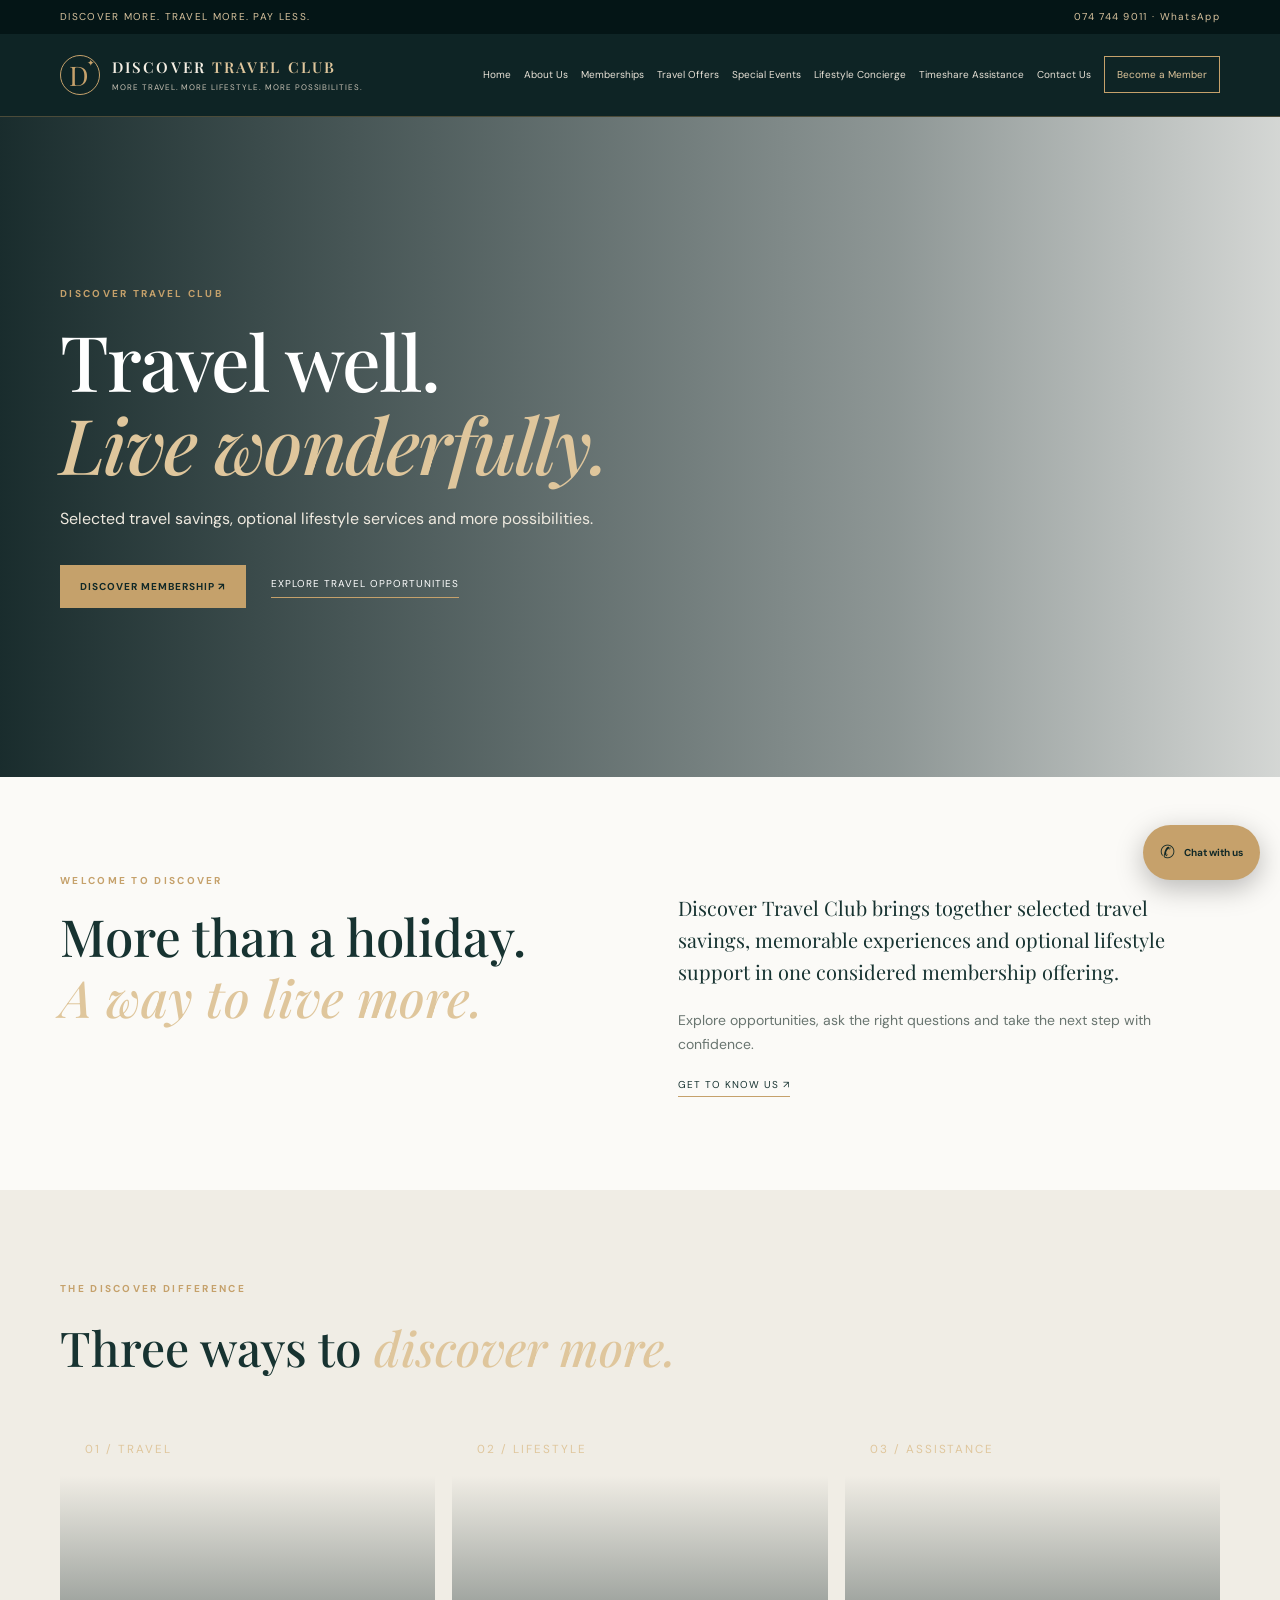
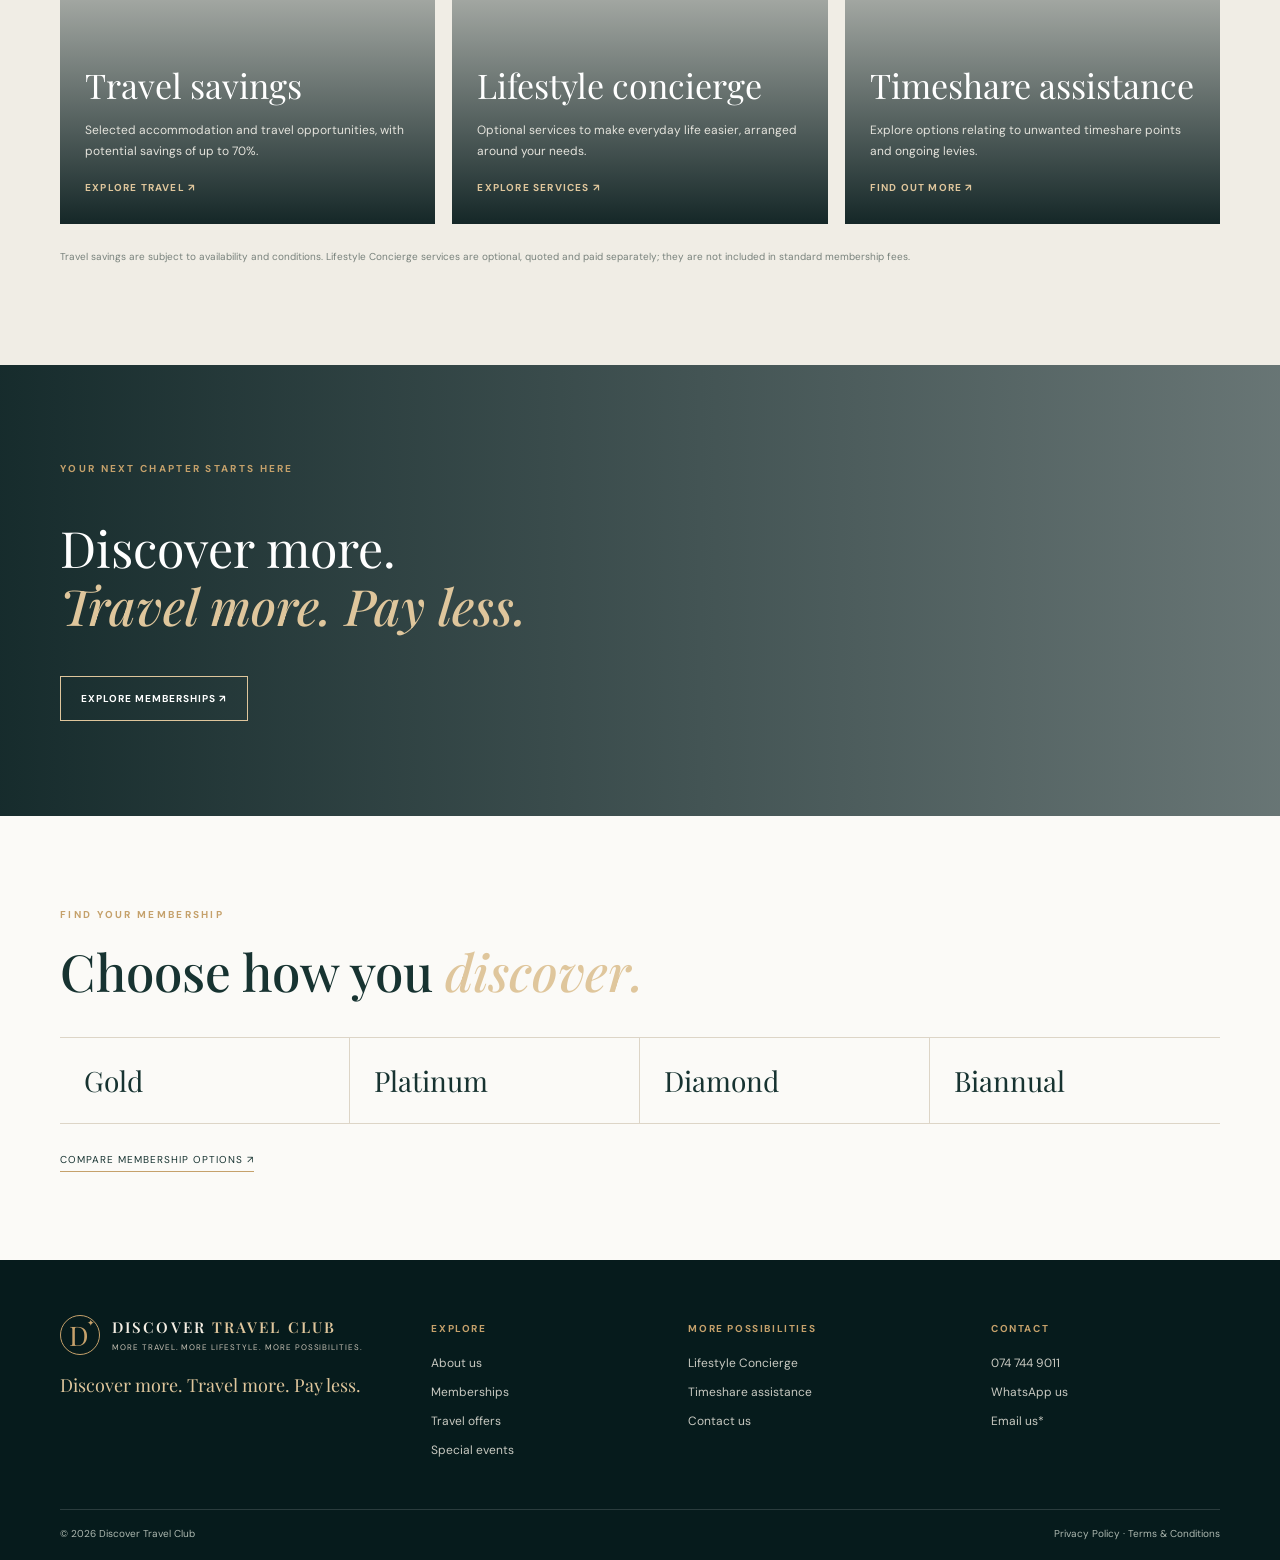
<file: index.html>
<!doctype html><html lang="en-ZA"><head><meta charset="utf-8"><meta name="viewport" content="width=device-width,initial-scale=1"><meta name="description" content="Selected travel savings, optional lifestyle services and more possibilities."><meta name="theme-color" content="#071d1e"><title>Home | Discover Travel Club</title><link rel="preconnect" href="https://fonts.googleapis.com"><link rel="preconnect" href="https://fonts.gstatic.com" crossorigin><link href="https://fonts.googleapis.com/css2?family=DM+Sans:wght@400;500;600;700&family=Playfair+Display:ital,wght@0,500;0,600;1,500&display=swap" rel="stylesheet"><link rel="stylesheet" href="assets/css/style.css"></head><body>
<div class="top"><div class="container"><span>DISCOVER MORE. TRAVEL MORE. PAY LESS.</span><span><a href="tel:+27747449011">074 744 9011</a> · <a href="https://wa.me/27747449011">WhatsApp</a></span></div></div>
<header><div class="container head"><a class="brand" href="index.html"><span class="mark">D<span>✦</span></span><span>DISCOVER <i>TRAVEL CLUB</i><small>MORE TRAVEL. MORE LIFESTYLE. MORE POSSIBILITIES.</small></span></a><button class="menu" aria-label="Toggle menu">☰</button><nav><a href="index.html">Home</a><a href="about.html">About Us</a><a href="memberships.html">Memberships</a><a href="travel-offers.html">Travel Offers</a><a href="special-events.html">Special Events</a><a href="lifestyle-concierge.html">Lifestyle Concierge</a><a href="timeshare-assistance.html">Timeshare Assistance</a><a href="contact.html">Contact Us</a><a class="navcta" href="memberships.html#enquiry">Become a Member</a></nav></div></header>
<main><section class="hero hero-home"><div class="container"><p class="eyebrow">DISCOVER TRAVEL CLUB</p><h1>Travel well.<br><em>Live wonderfully.</em></h1><p>Selected travel savings, optional lifestyle services and more possibilities.</p><div class="heroactions"><a class="button" href="memberships.html">Discover membership ↗</a><a class="lightlink" href="travel-offers.html">Explore travel opportunities</a></div></div></section><section class="intro"><div><p class="eyebrow">WELCOME TO DISCOVER</p><h2>More than a holiday.<br><em>A way to live more.</em></h2></div><div><p class="lead">Discover Travel Club brings together selected travel savings, memorable experiences and optional lifestyle support in one considered membership offering.</p><p>Explore opportunities, ask the right questions and take the next step with confidence.</p><a class="textlink" href="about.html">Get to know us ↗</a></div></section>
<section class="sand"><div class="container"><p class="eyebrow">THE DISCOVER DIFFERENCE</p><h2>Three ways to <em>discover more.</em></h2><div class="tiles">
<a class="tile tile1" href="travel-offers.html"><small>01 / TRAVEL</small><div><h3>Travel savings</h3><p>Selected accommodation and travel opportunities, with potential savings of up to 70%.</p><b>Explore travel ↗</b></div></a>
<a class="tile tile2" href="lifestyle-concierge.html"><small>02 / LIFESTYLE</small><div><h3>Lifestyle concierge</h3><p>Optional services to make everyday life easier, arranged around your needs.</p><b>Explore services ↗</b></div></a>
<a class="tile tile3" href="timeshare-assistance.html"><small>03 / ASSISTANCE</small><div><h3>Timeshare assistance</h3><p>Explore options relating to unwanted timeshare points and ongoing levies.</p><b>Find out more ↗</b></div></a></div><p class="fineprint">Travel savings are subject to availability and conditions. Lifestyle Concierge services are optional, quoted and paid separately; they are not included in standard membership fees.</p></div></section>
<section class="statement"><p class="eyebrow">YOUR NEXT CHAPTER STARTS HERE</p><h2>Discover more.<br><em>Travel more. Pay less.</em></h2><a class="button outline" href="memberships.html">Explore memberships ↗</a></section>
<section class="container section"><p class="eyebrow">FIND YOUR MEMBERSHIP</p><h2>Choose how you <em>discover.</em></h2><div class="levels"><a href="memberships.html">Gold</a><a href="memberships.html">Platinum</a><a href="memberships.html">Diamond</a><a href="memberships.html">Biannual</a></div><a class="textlink" href="memberships.html">Compare membership options ↗</a></section></main>
<footer><div class="container footgrid"><div><a class="brand" href="index.html"><span class="mark">D<span>✦</span></span><span>DISCOVER <i>TRAVEL CLUB</i><small>MORE TRAVEL. MORE LIFESTYLE. MORE POSSIBILITIES.</small></span></a><p>Discover more. Travel more. Pay less.</p></div><div><b>EXPLORE</b><a href="about.html">About us</a><a href="memberships.html">Memberships</a><a href="travel-offers.html">Travel offers</a><a href="special-events.html">Special events</a></div><div><b>MORE POSSIBILITIES</b><a href="lifestyle-concierge.html">Lifestyle Concierge</a><a href="timeshare-assistance.html">Timeshare assistance</a><a href="contact.html">Contact us</a></div><div><b>CONTACT</b><a href="tel:+27747449011">074 744 9011</a><a href="https://wa.me/27747449011">WhatsApp us</a><a href="mailto:info@discovertravelclub.co.za">Email us*</a></div></div><div class="container bottom"><span>© <span id="year"></span> Discover Travel Club</span><span><a href="privacy-policy.html">Privacy Policy</a> · <a href="terms-and-conditions.html">Terms & Conditions</a></span></div></footer>
<a class="whatsapp" href="https://wa.me/27747449011?text=Hello%20Discover%20Travel%20Club%2C%20I%27d%20like%20to%20find%20out%20more." target="_blank" rel="noopener">✆ <b>Chat with us</b></a><script src="assets/js/main.js"></script></body></html>
</file>
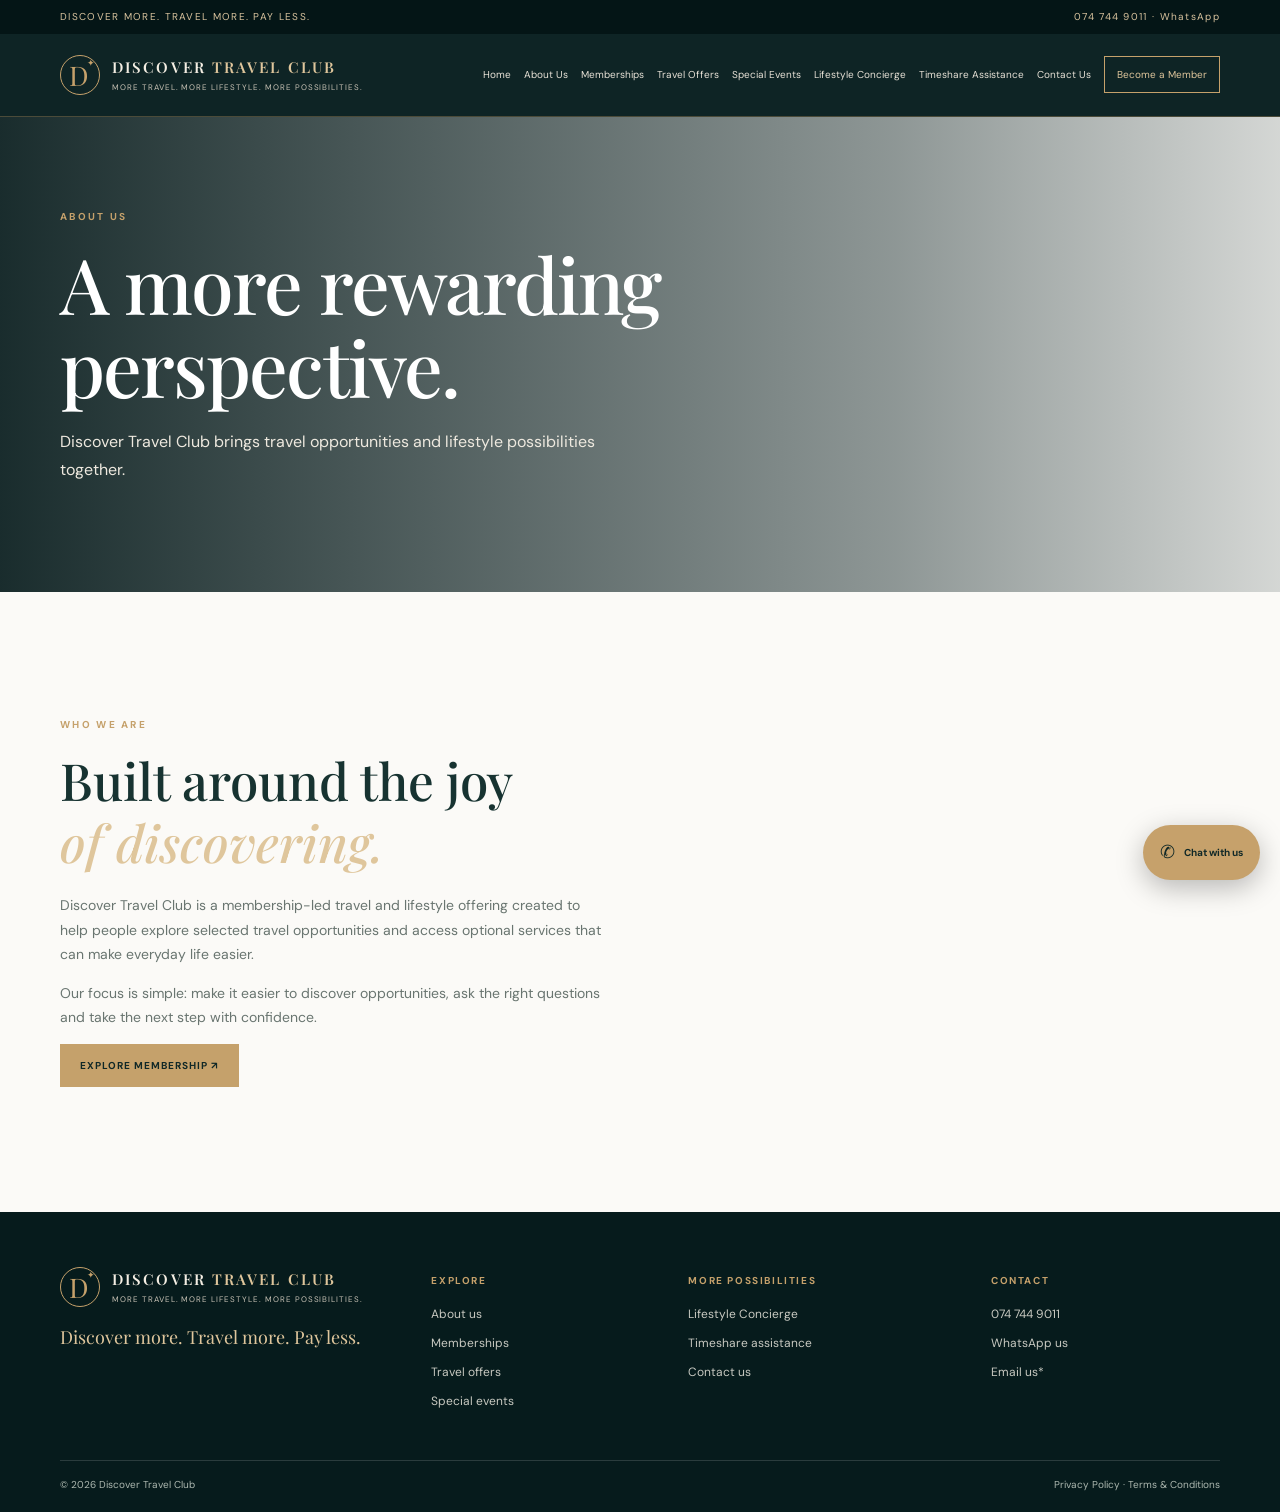
<file: about.html>
<!doctype html><html lang="en-ZA"><head><meta charset="utf-8"><meta name="viewport" content="width=device-width,initial-scale=1"><meta name="description" content="Discover Travel Club brings travel opportunities and lifestyle possibilities together."><meta name="theme-color" content="#071d1e"><title>About Us | Discover Travel Club</title><link rel="preconnect" href="https://fonts.googleapis.com"><link rel="preconnect" href="https://fonts.gstatic.com" crossorigin><link href="https://fonts.googleapis.com/css2?family=DM+Sans:wght@400;500;600;700&family=Playfair+Display:ital,wght@0,500;0,600;1,500&display=swap" rel="stylesheet"><link rel="stylesheet" href="assets/css/style.css"></head><body>
<div class="top"><div class="container"><span>DISCOVER MORE. TRAVEL MORE. PAY LESS.</span><span><a href="tel:+27747449011">074 744 9011</a> · <a href="https://wa.me/27747449011">WhatsApp</a></span></div></div>
<header><div class="container head"><a class="brand" href="index.html"><span class="mark">D<span>✦</span></span><span>DISCOVER <i>TRAVEL CLUB</i><small>MORE TRAVEL. MORE LIFESTYLE. MORE POSSIBILITIES.</small></span></a><button class="menu" aria-label="Toggle menu">☰</button><nav><a href="index.html">Home</a><a href="about.html">About Us</a><a href="memberships.html">Memberships</a><a href="travel-offers.html">Travel Offers</a><a href="special-events.html">Special Events</a><a href="lifestyle-concierge.html">Lifestyle Concierge</a><a href="timeshare-assistance.html">Timeshare Assistance</a><a href="contact.html">Contact Us</a><a class="navcta" href="memberships.html#enquiry">Become a Member</a></nav></div></header>
<main><section class="hero hero-about"><div class="container"><p class="eyebrow">ABOUT US</p><h1>A more rewarding perspective.</h1><p>Discover Travel Club brings travel opportunities and lifestyle possibilities together.</p></div></section><section class="container section split"><div><p class="eyebrow">WHO WE ARE</p><h2>Built around the joy<br><em>of discovering.</em></h2><p>Discover Travel Club is a membership-led travel and lifestyle offering created to help people explore selected travel opportunities and access optional services that can make everyday life easier.</p><p>Our focus is simple: make it easier to discover opportunities, ask the right questions and take the next step with confidence.</p><a class="button" href="memberships.html">Explore membership ↗</a></div><div class="photo photo-about"></div></section></main>
<footer><div class="container footgrid"><div><a class="brand" href="index.html"><span class="mark">D<span>✦</span></span><span>DISCOVER <i>TRAVEL CLUB</i><small>MORE TRAVEL. MORE LIFESTYLE. MORE POSSIBILITIES.</small></span></a><p>Discover more. Travel more. Pay less.</p></div><div><b>EXPLORE</b><a href="about.html">About us</a><a href="memberships.html">Memberships</a><a href="travel-offers.html">Travel offers</a><a href="special-events.html">Special events</a></div><div><b>MORE POSSIBILITIES</b><a href="lifestyle-concierge.html">Lifestyle Concierge</a><a href="timeshare-assistance.html">Timeshare assistance</a><a href="contact.html">Contact us</a></div><div><b>CONTACT</b><a href="tel:+27747449011">074 744 9011</a><a href="https://wa.me/27747449011">WhatsApp us</a><a href="mailto:info@discovertravelclub.co.za">Email us*</a></div></div><div class="container bottom"><span>© <span id="year"></span> Discover Travel Club</span><span><a href="privacy-policy.html">Privacy Policy</a> · <a href="terms-and-conditions.html">Terms & Conditions</a></span></div></footer>
<a class="whatsapp" href="https://wa.me/27747449011?text=Hello%20Discover%20Travel%20Club%2C%20I%27d%20like%20to%20find%20out%20more." target="_blank" rel="noopener">✆ <b>Chat with us</b></a><script src="assets/js/main.js"></script></body></html>
</file>
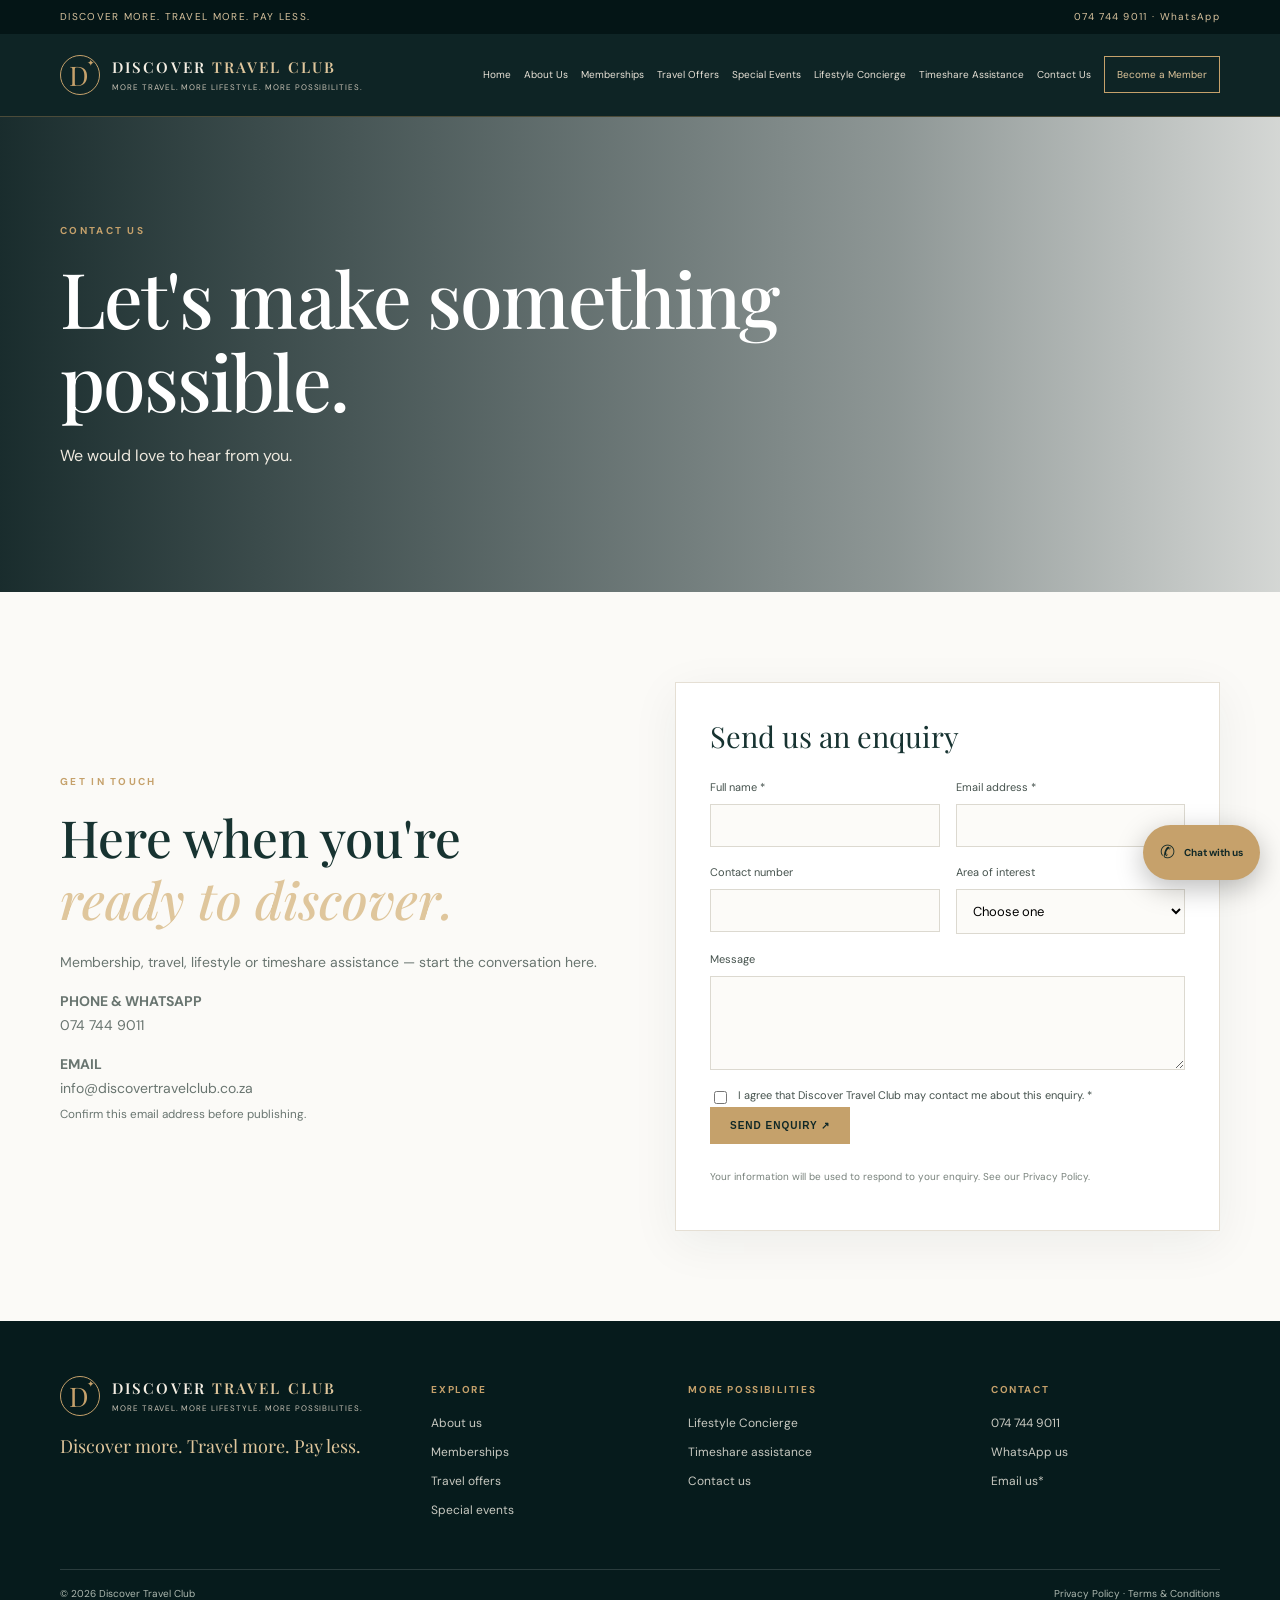
<file: contact.html>
<!doctype html><html lang="en-ZA"><head><meta charset="utf-8"><meta name="viewport" content="width=device-width,initial-scale=1"><meta name="description" content="We would love to hear from you."><meta name="theme-color" content="#071d1e"><title>Contact Us | Discover Travel Club</title><link rel="preconnect" href="https://fonts.googleapis.com"><link rel="preconnect" href="https://fonts.gstatic.com" crossorigin><link href="https://fonts.googleapis.com/css2?family=DM+Sans:wght@400;500;600;700&family=Playfair+Display:ital,wght@0,500;0,600;1,500&display=swap" rel="stylesheet"><link rel="stylesheet" href="assets/css/style.css"></head><body>
<div class="top"><div class="container"><span>DISCOVER MORE. TRAVEL MORE. PAY LESS.</span><span><a href="tel:+27747449011">074 744 9011</a> · <a href="https://wa.me/27747449011">WhatsApp</a></span></div></div>
<header><div class="container head"><a class="brand" href="index.html"><span class="mark">D<span>✦</span></span><span>DISCOVER <i>TRAVEL CLUB</i><small>MORE TRAVEL. MORE LIFESTYLE. MORE POSSIBILITIES.</small></span></a><button class="menu" aria-label="Toggle menu">☰</button><nav><a href="index.html">Home</a><a href="about.html">About Us</a><a href="memberships.html">Memberships</a><a href="travel-offers.html">Travel Offers</a><a href="special-events.html">Special Events</a><a href="lifestyle-concierge.html">Lifestyle Concierge</a><a href="timeshare-assistance.html">Timeshare Assistance</a><a href="contact.html">Contact Us</a><a class="navcta" href="memberships.html#enquiry">Become a Member</a></nav></div></header>
<main><section class="hero hero-contact"><div class="container"><p class="eyebrow">CONTACT US</p><h1>Let's make something possible.</h1><p>We would love to hear from you.</p></div></section><section class="container section split"><div><p class="eyebrow">GET IN TOUCH</p><h2>Here when you're<br><em>ready to discover.</em></h2><p>Membership, travel, lifestyle or timeshare assistance — start the conversation here.</p><p><b>PHONE & WHATSAPP</b><br><a href="tel:+27747449011">074 744 9011</a></p><p><b>EMAIL</b><br><a href="mailto:info@discovertravelclub.co.za">info@discovertravelclub.co.za</a><br><small>Confirm this email address before publishing.</small></p></div><div>
<form class="form" name="contact-enquiry" method="POST" data-netlify="true" netlify-honeypot="bot-field">
<input type="hidden" name="form-name" value="contact-enquiry">
<p class="hidden"><label>Leave blank <input name="bot-field"></label></p>
<h3>Send us an enquiry</h3><div class="fields">
<label>Full name *<input name="name" required></label>
<label>Email address *<input name="email" type="email" required></label>
<label>Contact number<input name="phone" type="tel"></label>
<label>Area of interest<select name="interest"><option value="">Choose one</option><option>Membership</option><option>Travel</option><option>Special events</option><option>Lifestyle Concierge</option><option>Timeshare assistance</option></select></label>
<label class="wide">Message<textarea name="message" rows="4"></textarea></label>
<label class="wide consent"><input type="checkbox" required> I agree that Discover Travel Club may contact me about this enquiry. *</label>
</div><button class="button" type="submit">Send enquiry ↗</button>
<p class="fineprint">Your information will be used to respond to your enquiry. See our <a href="privacy-policy.html">Privacy Policy</a>.</p></form></div></section></main>
<footer><div class="container footgrid"><div><a class="brand" href="index.html"><span class="mark">D<span>✦</span></span><span>DISCOVER <i>TRAVEL CLUB</i><small>MORE TRAVEL. MORE LIFESTYLE. MORE POSSIBILITIES.</small></span></a><p>Discover more. Travel more. Pay less.</p></div><div><b>EXPLORE</b><a href="about.html">About us</a><a href="memberships.html">Memberships</a><a href="travel-offers.html">Travel offers</a><a href="special-events.html">Special events</a></div><div><b>MORE POSSIBILITIES</b><a href="lifestyle-concierge.html">Lifestyle Concierge</a><a href="timeshare-assistance.html">Timeshare assistance</a><a href="contact.html">Contact us</a></div><div><b>CONTACT</b><a href="tel:+27747449011">074 744 9011</a><a href="https://wa.me/27747449011">WhatsApp us</a><a href="mailto:info@discovertravelclub.co.za">Email us*</a></div></div><div class="container bottom"><span>© <span id="year"></span> Discover Travel Club</span><span><a href="privacy-policy.html">Privacy Policy</a> · <a href="terms-and-conditions.html">Terms & Conditions</a></span></div></footer>
<a class="whatsapp" href="https://wa.me/27747449011?text=Hello%20Discover%20Travel%20Club%2C%20I%27d%20like%20to%20find%20out%20more." target="_blank" rel="noopener">✆ <b>Chat with us</b></a><script src="assets/js/main.js"></script></body></html>
</file>
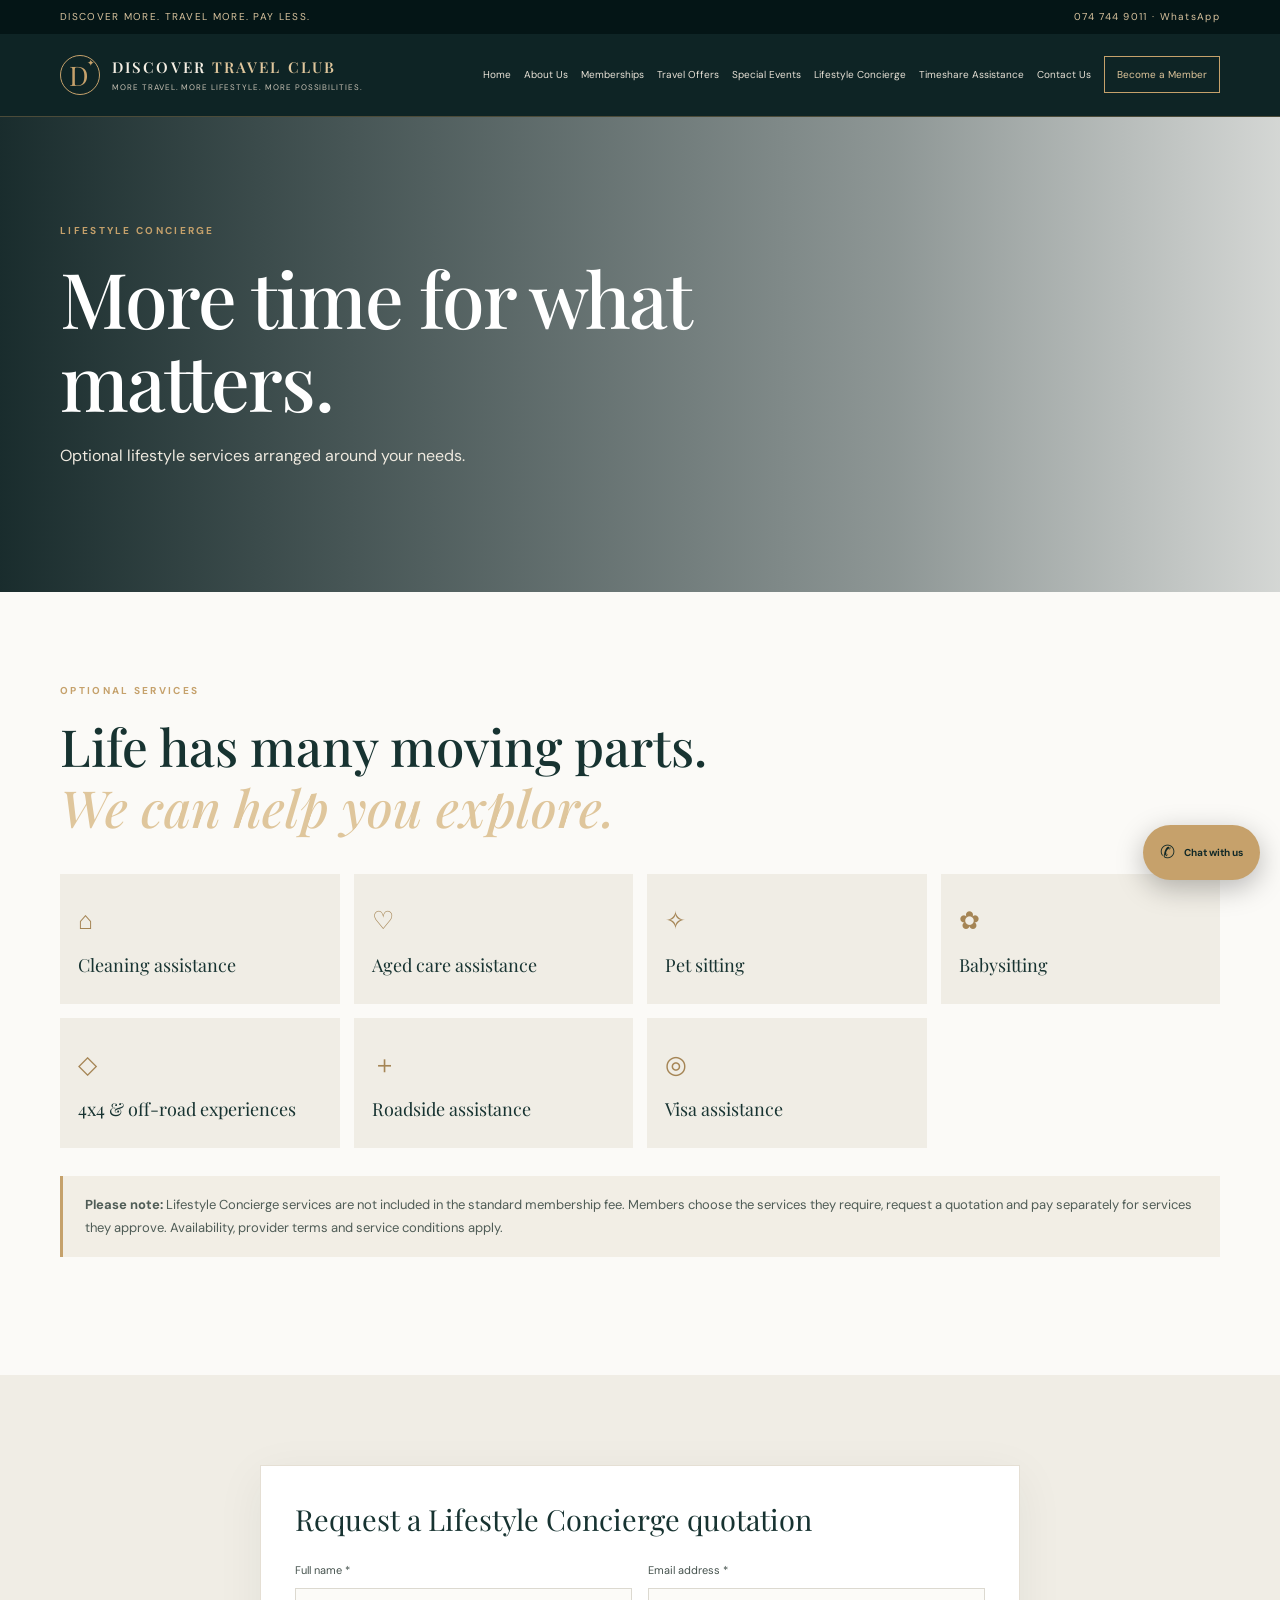
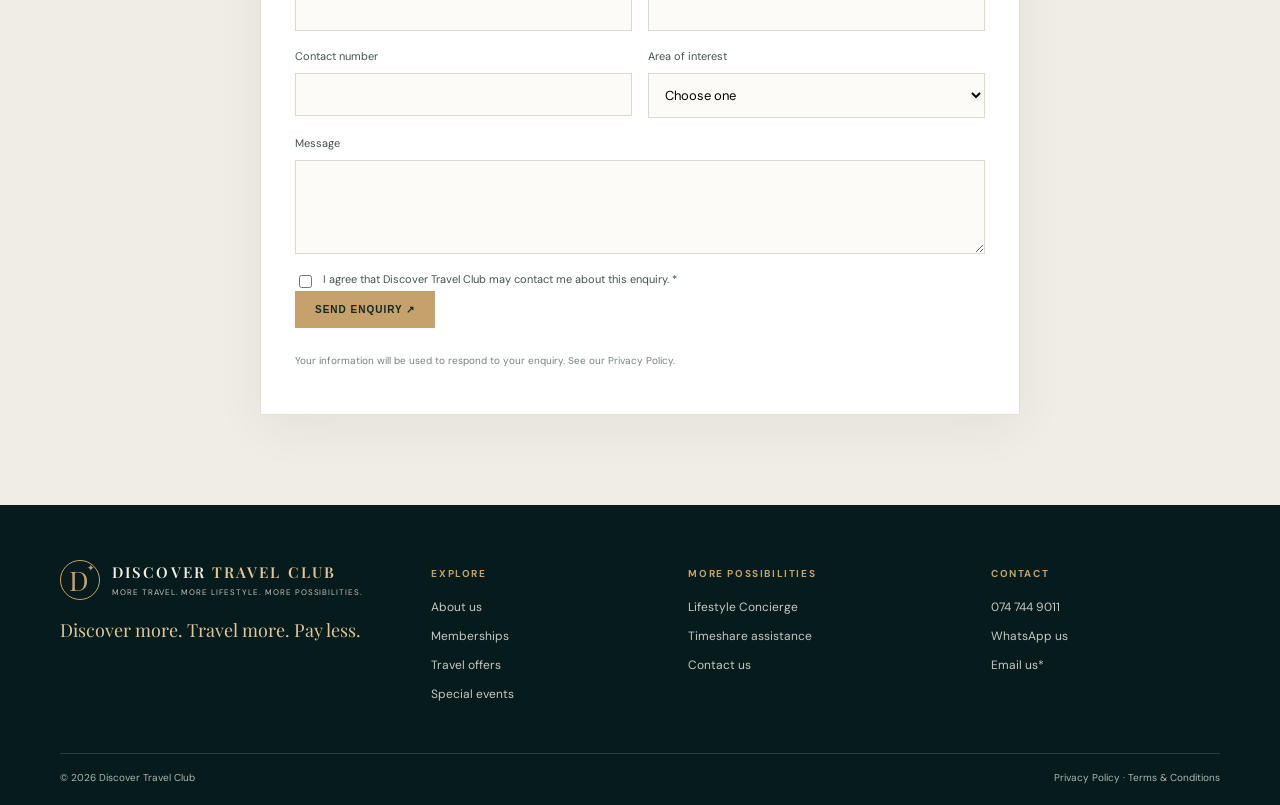
<file: lifestyle-concierge.html>
<!doctype html><html lang="en-ZA"><head><meta charset="utf-8"><meta name="viewport" content="width=device-width,initial-scale=1"><meta name="description" content="Optional lifestyle services arranged around your needs."><meta name="theme-color" content="#071d1e"><title>Lifestyle Concierge | Discover Travel Club</title><link rel="preconnect" href="https://fonts.googleapis.com"><link rel="preconnect" href="https://fonts.gstatic.com" crossorigin><link href="https://fonts.googleapis.com/css2?family=DM+Sans:wght@400;500;600;700&family=Playfair+Display:ital,wght@0,500;0,600;1,500&display=swap" rel="stylesheet"><link rel="stylesheet" href="assets/css/style.css"></head><body>
<div class="top"><div class="container"><span>DISCOVER MORE. TRAVEL MORE. PAY LESS.</span><span><a href="tel:+27747449011">074 744 9011</a> · <a href="https://wa.me/27747449011">WhatsApp</a></span></div></div>
<header><div class="container head"><a class="brand" href="index.html"><span class="mark">D<span>✦</span></span><span>DISCOVER <i>TRAVEL CLUB</i><small>MORE TRAVEL. MORE LIFESTYLE. MORE POSSIBILITIES.</small></span></a><button class="menu" aria-label="Toggle menu">☰</button><nav><a href="index.html">Home</a><a href="about.html">About Us</a><a href="memberships.html">Memberships</a><a href="travel-offers.html">Travel Offers</a><a href="special-events.html">Special Events</a><a href="lifestyle-concierge.html">Lifestyle Concierge</a><a href="timeshare-assistance.html">Timeshare Assistance</a><a href="contact.html">Contact Us</a><a class="navcta" href="memberships.html#enquiry">Become a Member</a></nav></div></header>
<main><section class="hero hero-concierge"><div class="container"><p class="eyebrow">LIFESTYLE CONCIERGE</p><h1>More time for what matters.</h1><p>Optional lifestyle services arranged around your needs.</p></div></section><section class="container section"><p class="eyebrow">OPTIONAL SERVICES</p><h2>Life has many moving parts.<br><em>We can help you explore.</em></h2><div class="services"><div>⌂<b>Cleaning assistance</b></div><div>♡<b>Aged care assistance</b></div><div>✧<b>Pet sitting</b></div><div>✿<b>Babysitting</b></div><div>◇<b>4x4 & off-road experiences</b></div><div>＋<b>Roadside assistance</b></div><div>◎<b>Visa assistance</b></div></div><div class="notice"><b>Please note:</b> Lifestyle Concierge services are not included in the standard membership fee. Members choose the services they require, request a quotation and pay separately for services they approve. Availability, provider terms and service conditions apply.</div></section><section class="sand"><div class="container narrow">
<form class="form" name="concierge-enquiry" method="POST" data-netlify="true" netlify-honeypot="bot-field">
<input type="hidden" name="form-name" value="concierge-enquiry">
<p class="hidden"><label>Leave blank <input name="bot-field"></label></p>
<h3>Request a Lifestyle Concierge quotation</h3><div class="fields">
<label>Full name *<input name="name" required></label>
<label>Email address *<input name="email" type="email" required></label>
<label>Contact number<input name="phone" type="tel"></label>
<label>Area of interest<select name="interest"><option value="">Choose one</option><option>Membership</option><option>Travel</option><option>Special events</option><option>Lifestyle Concierge</option><option>Timeshare assistance</option></select></label>
<label class="wide">Message<textarea name="message" rows="4"></textarea></label>
<label class="wide consent"><input type="checkbox" required> I agree that Discover Travel Club may contact me about this enquiry. *</label>
</div><button class="button" type="submit">Send enquiry ↗</button>
<p class="fineprint">Your information will be used to respond to your enquiry. See our <a href="privacy-policy.html">Privacy Policy</a>.</p></form></div></section></main>
<footer><div class="container footgrid"><div><a class="brand" href="index.html"><span class="mark">D<span>✦</span></span><span>DISCOVER <i>TRAVEL CLUB</i><small>MORE TRAVEL. MORE LIFESTYLE. MORE POSSIBILITIES.</small></span></a><p>Discover more. Travel more. Pay less.</p></div><div><b>EXPLORE</b><a href="about.html">About us</a><a href="memberships.html">Memberships</a><a href="travel-offers.html">Travel offers</a><a href="special-events.html">Special events</a></div><div><b>MORE POSSIBILITIES</b><a href="lifestyle-concierge.html">Lifestyle Concierge</a><a href="timeshare-assistance.html">Timeshare assistance</a><a href="contact.html">Contact us</a></div><div><b>CONTACT</b><a href="tel:+27747449011">074 744 9011</a><a href="https://wa.me/27747449011">WhatsApp us</a><a href="mailto:info@discovertravelclub.co.za">Email us*</a></div></div><div class="container bottom"><span>© <span id="year"></span> Discover Travel Club</span><span><a href="privacy-policy.html">Privacy Policy</a> · <a href="terms-and-conditions.html">Terms & Conditions</a></span></div></footer>
<a class="whatsapp" href="https://wa.me/27747449011?text=Hello%20Discover%20Travel%20Club%2C%20I%27d%20like%20to%20find%20out%20more." target="_blank" rel="noopener">✆ <b>Chat with us</b></a><script src="assets/js/main.js"></script></body></html>
</file>
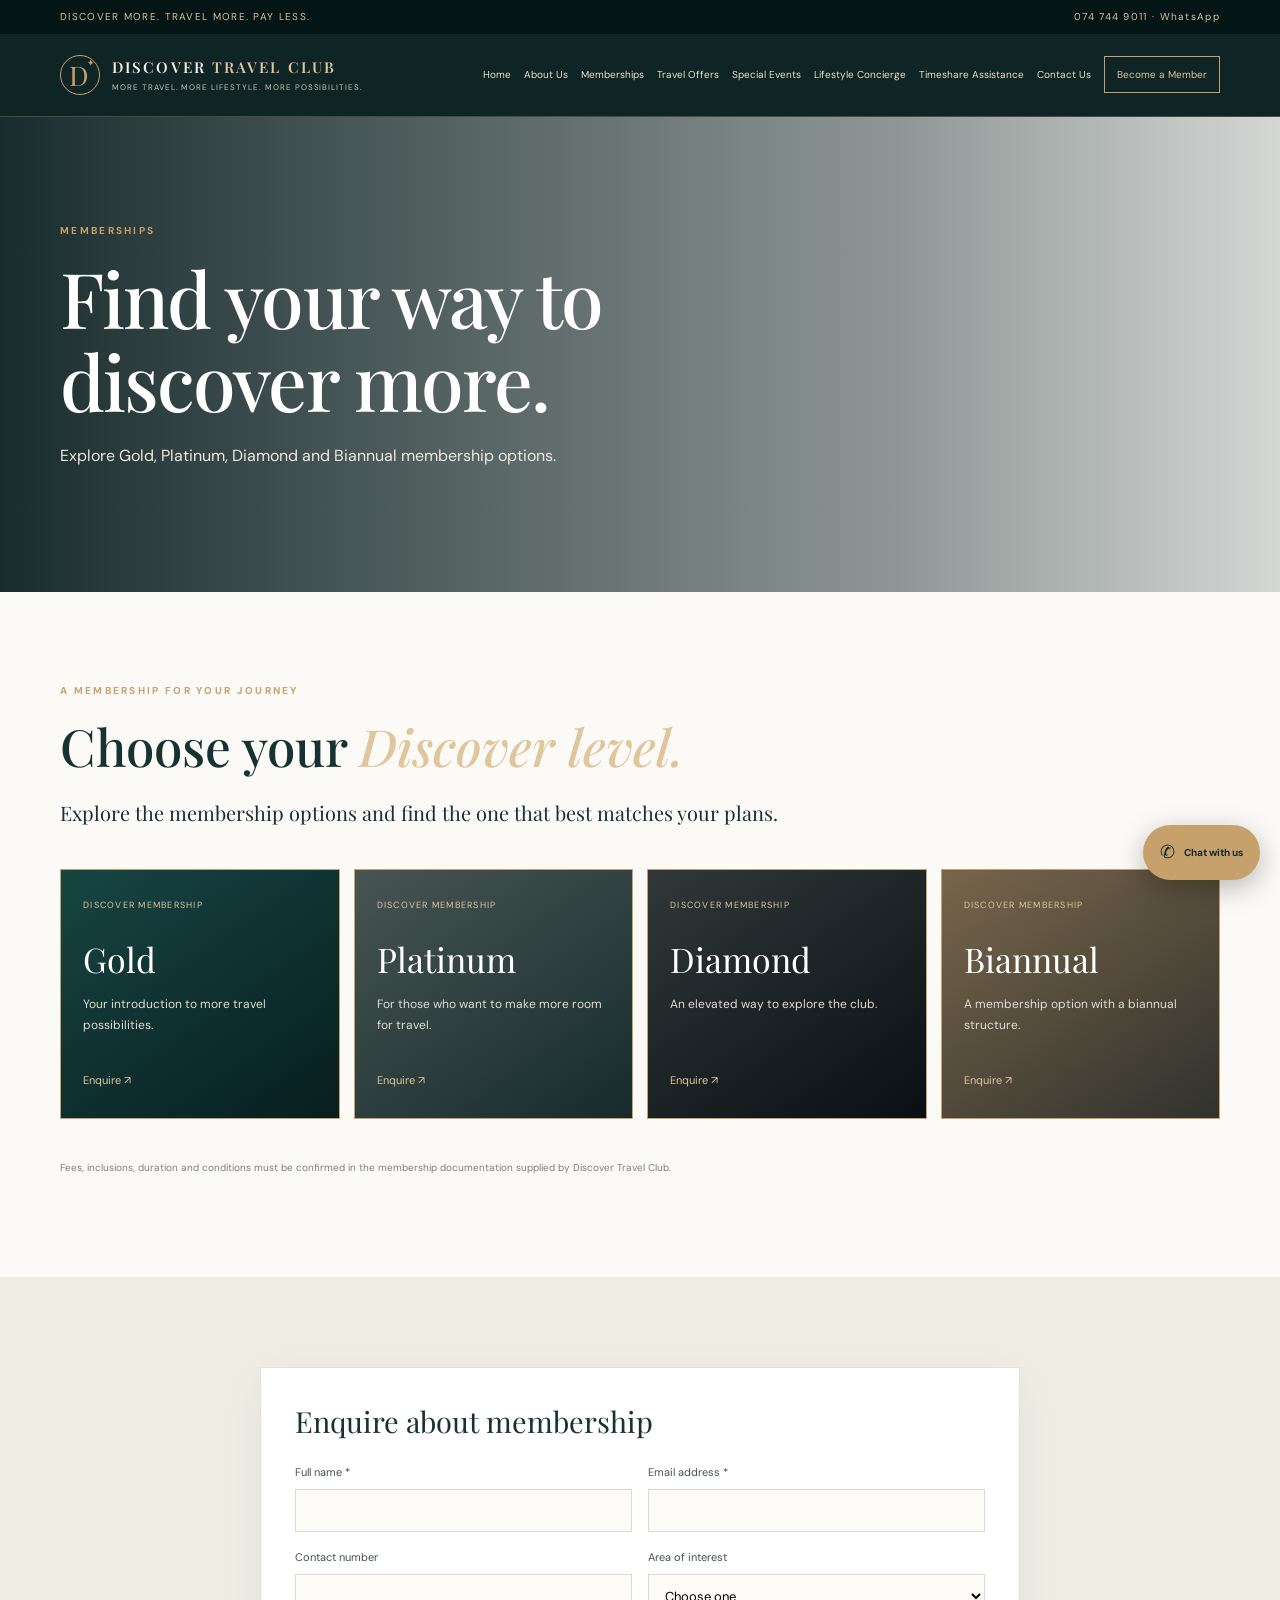
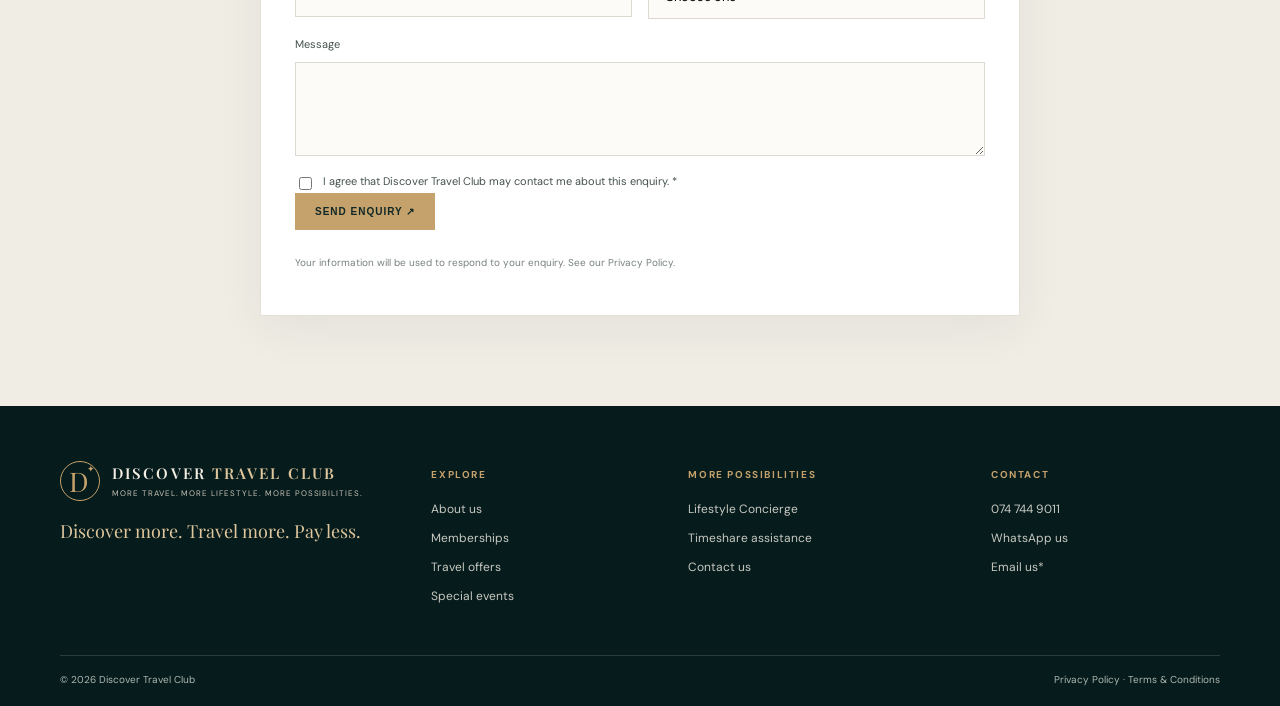
<file: memberships.html>
<!doctype html><html lang="en-ZA"><head><meta charset="utf-8"><meta name="viewport" content="width=device-width,initial-scale=1"><meta name="description" content="Explore Gold, Platinum, Diamond and Biannual membership options."><meta name="theme-color" content="#071d1e"><title>Memberships | Discover Travel Club</title><link rel="preconnect" href="https://fonts.googleapis.com"><link rel="preconnect" href="https://fonts.gstatic.com" crossorigin><link href="https://fonts.googleapis.com/css2?family=DM+Sans:wght@400;500;600;700&family=Playfair+Display:ital,wght@0,500;0,600;1,500&display=swap" rel="stylesheet"><link rel="stylesheet" href="assets/css/style.css"></head><body>
<div class="top"><div class="container"><span>DISCOVER MORE. TRAVEL MORE. PAY LESS.</span><span><a href="tel:+27747449011">074 744 9011</a> · <a href="https://wa.me/27747449011">WhatsApp</a></span></div></div>
<header><div class="container head"><a class="brand" href="index.html"><span class="mark">D<span>✦</span></span><span>DISCOVER <i>TRAVEL CLUB</i><small>MORE TRAVEL. MORE LIFESTYLE. MORE POSSIBILITIES.</small></span></a><button class="menu" aria-label="Toggle menu">☰</button><nav><a href="index.html">Home</a><a href="about.html">About Us</a><a href="memberships.html">Memberships</a><a href="travel-offers.html">Travel Offers</a><a href="special-events.html">Special Events</a><a href="lifestyle-concierge.html">Lifestyle Concierge</a><a href="timeshare-assistance.html">Timeshare Assistance</a><a href="contact.html">Contact Us</a><a class="navcta" href="memberships.html#enquiry">Become a Member</a></nav></div></header>
<main><section class="hero hero-membership"><div class="container"><p class="eyebrow">MEMBERSHIPS</p><h1>Find your way to discover more.</h1><p>Explore Gold, Platinum, Diamond and Biannual membership options.</p></div></section><section class="container section"><p class="eyebrow">A MEMBERSHIP FOR YOUR JOURNEY</p><h2>Choose your <em>Discover level.</em></h2><p class="lead">Explore the membership options and find the one that best matches your plans.</p><div class="cards"><article><small>DISCOVER MEMBERSHIP</small><h3>Gold</h3><p>Your introduction to more travel possibilities.</p><a href="#enquiry">Enquire ↗</a></article><article><small>DISCOVER MEMBERSHIP</small><h3>Platinum</h3><p>For those who want to make more room for travel.</p><a href="#enquiry">Enquire ↗</a></article><article><small>DISCOVER MEMBERSHIP</small><h3>Diamond</h3><p>An elevated way to explore the club.</p><a href="#enquiry">Enquire ↗</a></article><article><small>DISCOVER MEMBERSHIP</small><h3>Biannual</h3><p>A membership option with a biannual structure.</p><a href="#enquiry">Enquire ↗</a></article></div><p class="fineprint">Fees, inclusions, duration and conditions must be confirmed in the membership documentation supplied by Discover Travel Club.</p></section><section id="enquiry" class="sand"><div class="container narrow">
<form class="form" name="membership-enquiry" method="POST" data-netlify="true" netlify-honeypot="bot-field">
<input type="hidden" name="form-name" value="membership-enquiry">
<p class="hidden"><label>Leave blank <input name="bot-field"></label></p>
<h3>Enquire about membership</h3><div class="fields">
<label>Full name *<input name="name" required></label>
<label>Email address *<input name="email" type="email" required></label>
<label>Contact number<input name="phone" type="tel"></label>
<label>Area of interest<select name="interest"><option value="">Choose one</option><option>Membership</option><option>Travel</option><option>Special events</option><option>Lifestyle Concierge</option><option>Timeshare assistance</option></select></label>
<label class="wide">Message<textarea name="message" rows="4"></textarea></label>
<label class="wide consent"><input type="checkbox" required> I agree that Discover Travel Club may contact me about this enquiry. *</label>
</div><button class="button" type="submit">Send enquiry ↗</button>
<p class="fineprint">Your information will be used to respond to your enquiry. See our <a href="privacy-policy.html">Privacy Policy</a>.</p></form></div></section></main>
<footer><div class="container footgrid"><div><a class="brand" href="index.html"><span class="mark">D<span>✦</span></span><span>DISCOVER <i>TRAVEL CLUB</i><small>MORE TRAVEL. MORE LIFESTYLE. MORE POSSIBILITIES.</small></span></a><p>Discover more. Travel more. Pay less.</p></div><div><b>EXPLORE</b><a href="about.html">About us</a><a href="memberships.html">Memberships</a><a href="travel-offers.html">Travel offers</a><a href="special-events.html">Special events</a></div><div><b>MORE POSSIBILITIES</b><a href="lifestyle-concierge.html">Lifestyle Concierge</a><a href="timeshare-assistance.html">Timeshare assistance</a><a href="contact.html">Contact us</a></div><div><b>CONTACT</b><a href="tel:+27747449011">074 744 9011</a><a href="https://wa.me/27747449011">WhatsApp us</a><a href="mailto:info@discovertravelclub.co.za">Email us*</a></div></div><div class="container bottom"><span>© <span id="year"></span> Discover Travel Club</span><span><a href="privacy-policy.html">Privacy Policy</a> · <a href="terms-and-conditions.html">Terms & Conditions</a></span></div></footer>
<a class="whatsapp" href="https://wa.me/27747449011?text=Hello%20Discover%20Travel%20Club%2C%20I%27d%20like%20to%20find%20out%20more." target="_blank" rel="noopener">✆ <b>Chat with us</b></a><script src="assets/js/main.js"></script></body></html>
</file>
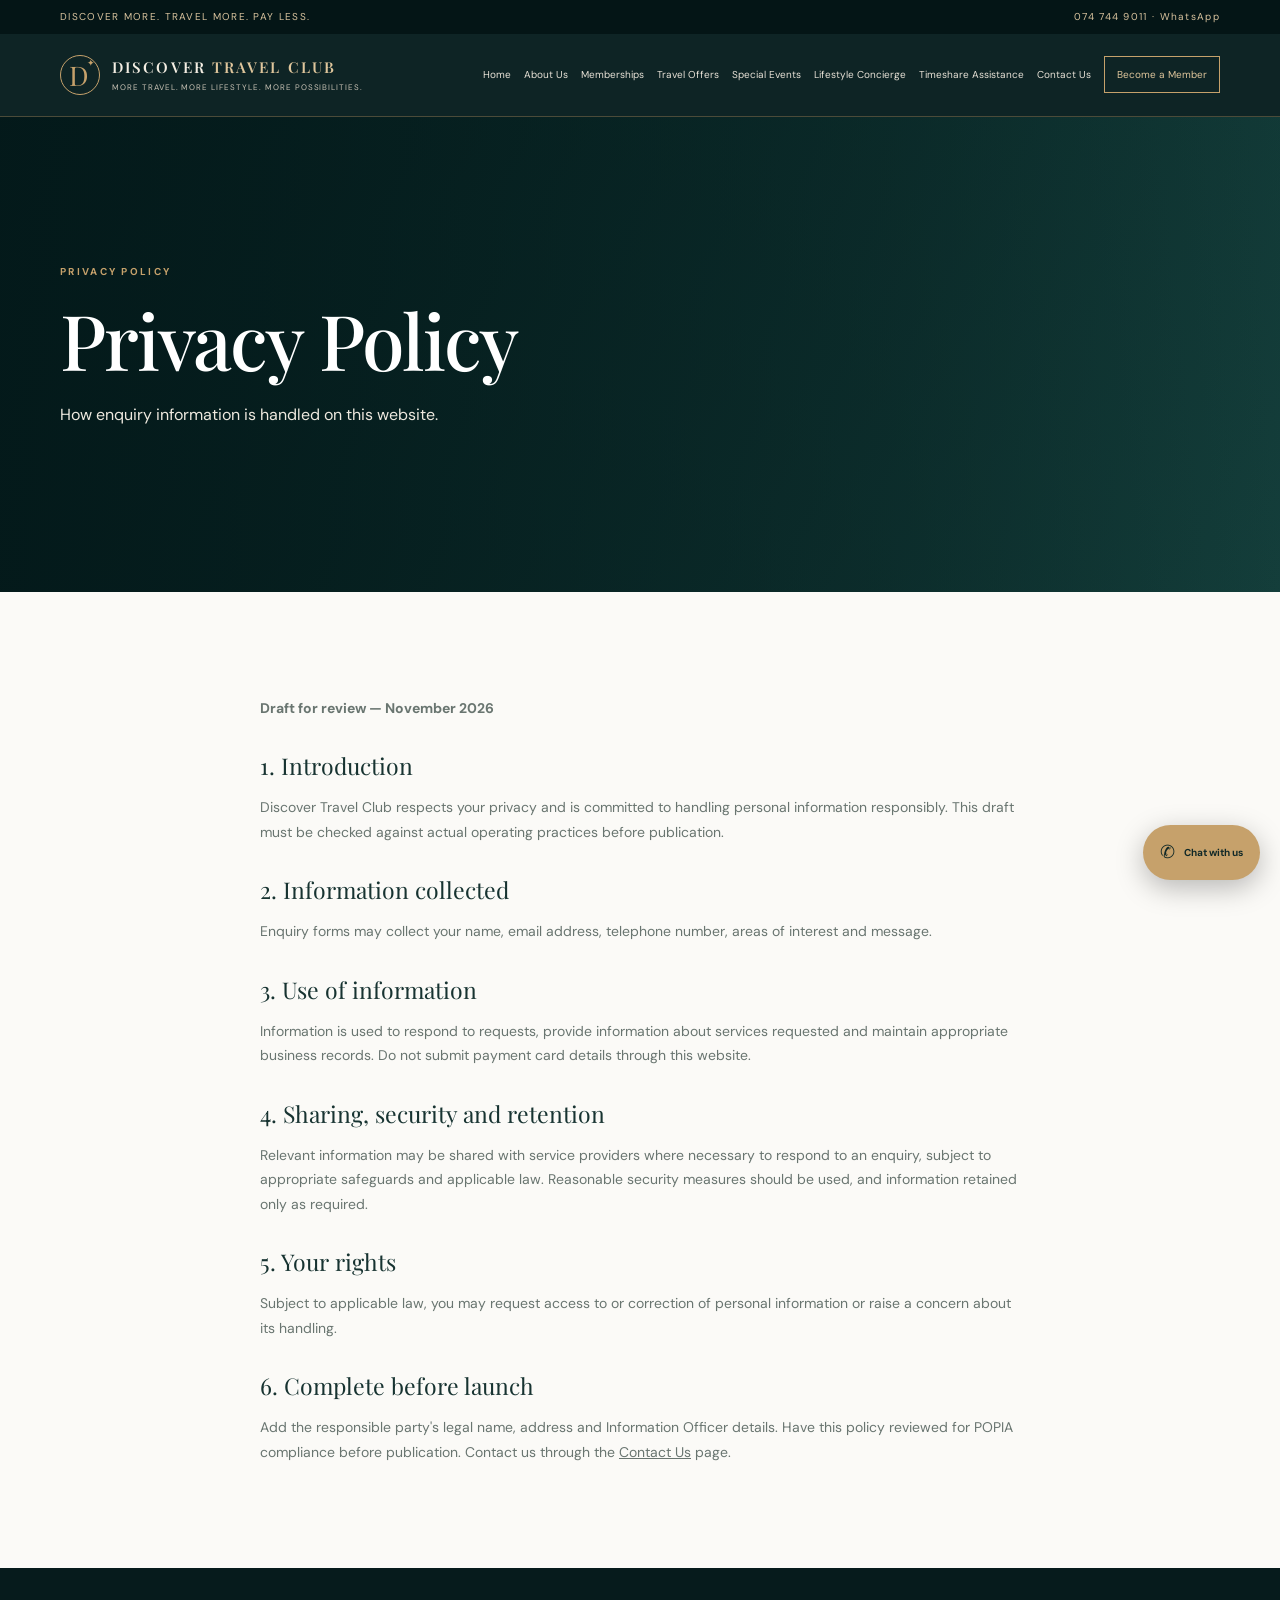
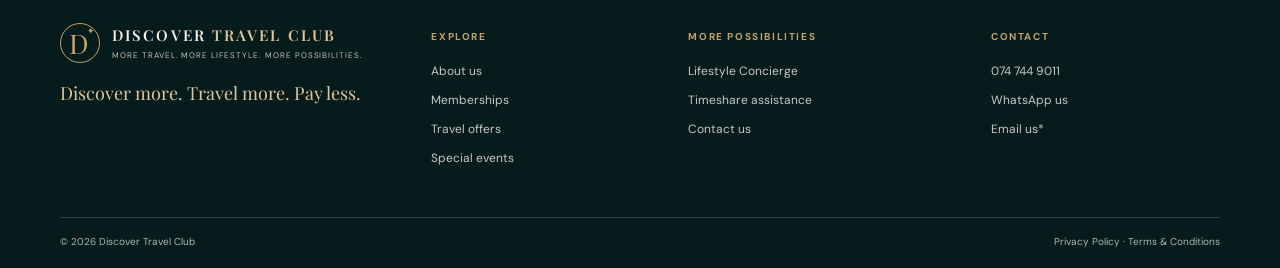
<file: privacy-policy.html>
<!doctype html><html lang="en-ZA"><head><meta charset="utf-8"><meta name="viewport" content="width=device-width,initial-scale=1"><meta name="description" content="How enquiry information is handled on this website."><meta name="theme-color" content="#071d1e"><title>Privacy Policy | Discover Travel Club</title><link rel="preconnect" href="https://fonts.googleapis.com"><link rel="preconnect" href="https://fonts.gstatic.com" crossorigin><link href="https://fonts.googleapis.com/css2?family=DM+Sans:wght@400;500;600;700&family=Playfair+Display:ital,wght@0,500;0,600;1,500&display=swap" rel="stylesheet"><link rel="stylesheet" href="assets/css/style.css"></head><body>
<div class="top"><div class="container"><span>DISCOVER MORE. TRAVEL MORE. PAY LESS.</span><span><a href="tel:+27747449011">074 744 9011</a> · <a href="https://wa.me/27747449011">WhatsApp</a></span></div></div>
<header><div class="container head"><a class="brand" href="index.html"><span class="mark">D<span>✦</span></span><span>DISCOVER <i>TRAVEL CLUB</i><small>MORE TRAVEL. MORE LIFESTYLE. MORE POSSIBILITIES.</small></span></a><button class="menu" aria-label="Toggle menu">☰</button><nav><a href="index.html">Home</a><a href="about.html">About Us</a><a href="memberships.html">Memberships</a><a href="travel-offers.html">Travel Offers</a><a href="special-events.html">Special Events</a><a href="lifestyle-concierge.html">Lifestyle Concierge</a><a href="timeshare-assistance.html">Timeshare Assistance</a><a href="contact.html">Contact Us</a><a class="navcta" href="memberships.html#enquiry">Become a Member</a></nav></div></header>
<main><section class="hero hero-legal"><div class="container"><p class="eyebrow">PRIVACY POLICY</p><h1>Privacy Policy</h1><p>How enquiry information is handled on this website.</p></div></section><section class="container section narrow legal"><p><b>Draft for review — November 2026</b></p><h3>1. Introduction</h3><p>Discover Travel Club respects your privacy and is committed to handling personal information responsibly. This draft must be checked against actual operating practices before publication.</p><h3>2. Information collected</h3><p>Enquiry forms may collect your name, email address, telephone number, areas of interest and message.</p><h3>3. Use of information</h3><p>Information is used to respond to requests, provide information about services requested and maintain appropriate business records. Do not submit payment card details through this website.</p><h3>4. Sharing, security and retention</h3><p>Relevant information may be shared with service providers where necessary to respond to an enquiry, subject to appropriate safeguards and applicable law. Reasonable security measures should be used, and information retained only as required.</p><h3>5. Your rights</h3><p>Subject to applicable law, you may request access to or correction of personal information or raise a concern about its handling.</p><h3>6. Complete before launch</h3><p>Add the responsible party's legal name, address and Information Officer details. Have this policy reviewed for POPIA compliance before publication. Contact us through the <a href="contact.html">Contact Us</a> page.</p></section></main>
<footer><div class="container footgrid"><div><a class="brand" href="index.html"><span class="mark">D<span>✦</span></span><span>DISCOVER <i>TRAVEL CLUB</i><small>MORE TRAVEL. MORE LIFESTYLE. MORE POSSIBILITIES.</small></span></a><p>Discover more. Travel more. Pay less.</p></div><div><b>EXPLORE</b><a href="about.html">About us</a><a href="memberships.html">Memberships</a><a href="travel-offers.html">Travel offers</a><a href="special-events.html">Special events</a></div><div><b>MORE POSSIBILITIES</b><a href="lifestyle-concierge.html">Lifestyle Concierge</a><a href="timeshare-assistance.html">Timeshare assistance</a><a href="contact.html">Contact us</a></div><div><b>CONTACT</b><a href="tel:+27747449011">074 744 9011</a><a href="https://wa.me/27747449011">WhatsApp us</a><a href="mailto:info@discovertravelclub.co.za">Email us*</a></div></div><div class="container bottom"><span>© <span id="year"></span> Discover Travel Club</span><span><a href="privacy-policy.html">Privacy Policy</a> · <a href="terms-and-conditions.html">Terms & Conditions</a></span></div></footer>
<a class="whatsapp" href="https://wa.me/27747449011?text=Hello%20Discover%20Travel%20Club%2C%20I%27d%20like%20to%20find%20out%20more." target="_blank" rel="noopener">✆ <b>Chat with us</b></a><script src="assets/js/main.js"></script></body></html>
</file>
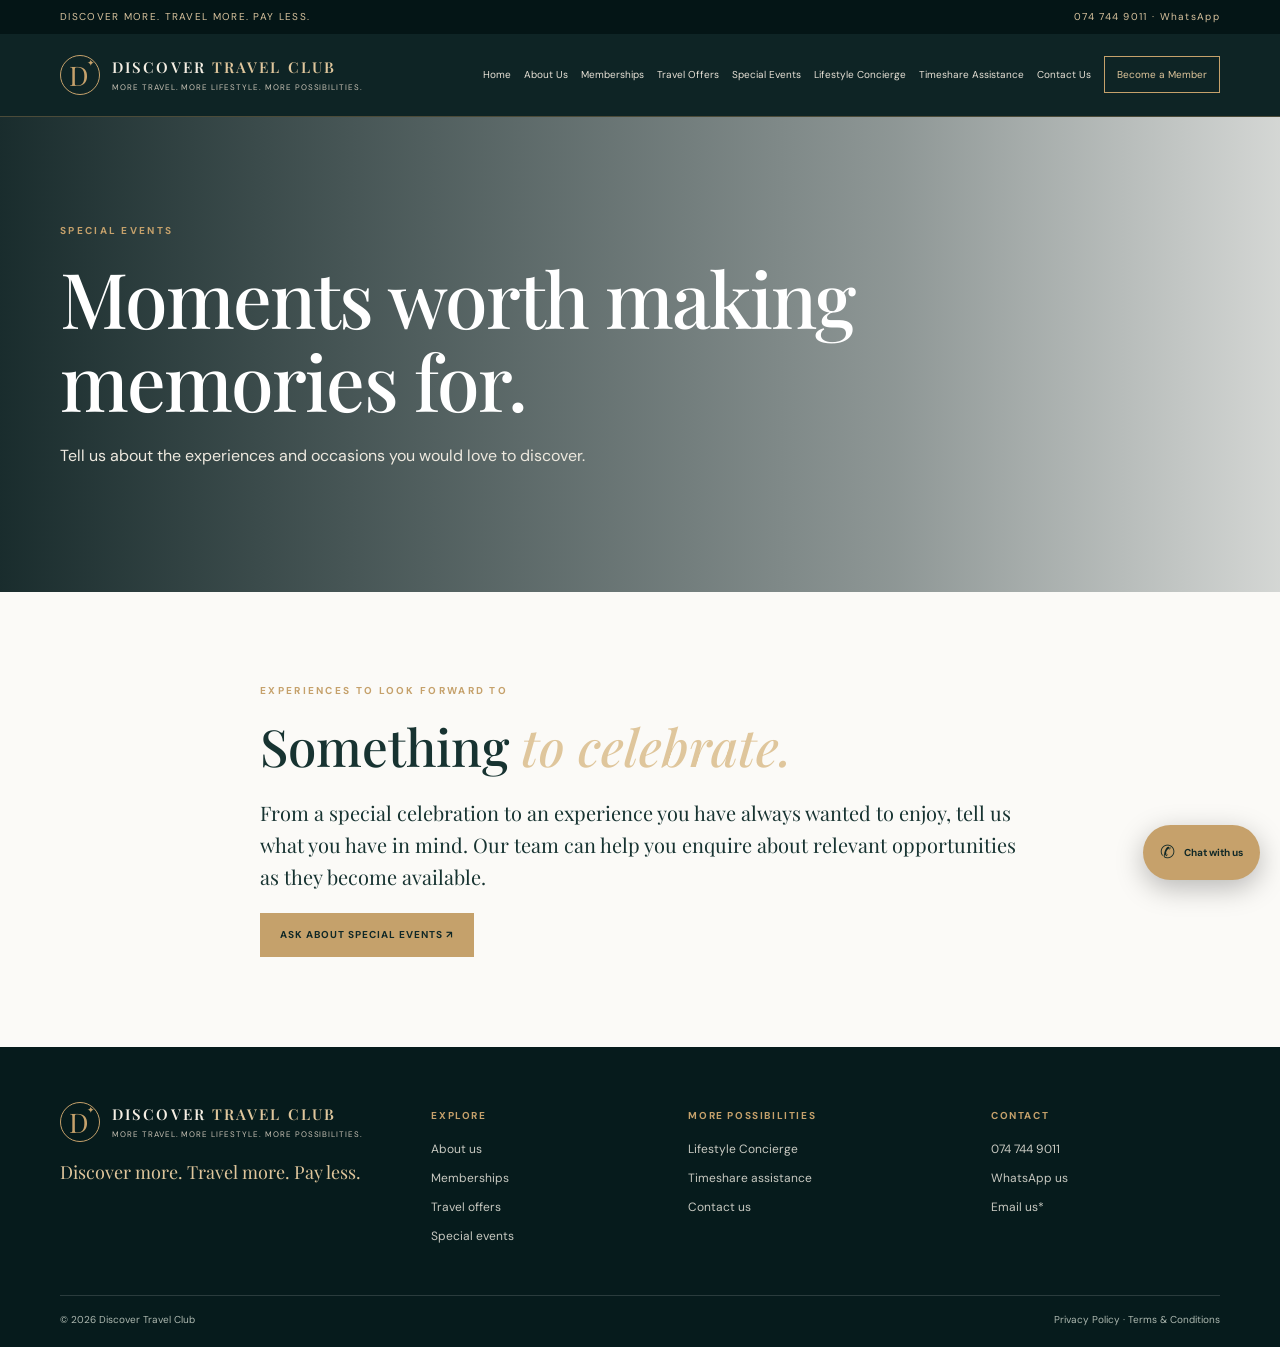
<file: special-events.html>
<!doctype html><html lang="en-ZA"><head><meta charset="utf-8"><meta name="viewport" content="width=device-width,initial-scale=1"><meta name="description" content="Tell us about the experiences and occasions you would love to discover."><meta name="theme-color" content="#071d1e"><title>Special Events | Discover Travel Club</title><link rel="preconnect" href="https://fonts.googleapis.com"><link rel="preconnect" href="https://fonts.gstatic.com" crossorigin><link href="https://fonts.googleapis.com/css2?family=DM+Sans:wght@400;500;600;700&family=Playfair+Display:ital,wght@0,500;0,600;1,500&display=swap" rel="stylesheet"><link rel="stylesheet" href="assets/css/style.css"></head><body>
<div class="top"><div class="container"><span>DISCOVER MORE. TRAVEL MORE. PAY LESS.</span><span><a href="tel:+27747449011">074 744 9011</a> · <a href="https://wa.me/27747449011">WhatsApp</a></span></div></div>
<header><div class="container head"><a class="brand" href="index.html"><span class="mark">D<span>✦</span></span><span>DISCOVER <i>TRAVEL CLUB</i><small>MORE TRAVEL. MORE LIFESTYLE. MORE POSSIBILITIES.</small></span></a><button class="menu" aria-label="Toggle menu">☰</button><nav><a href="index.html">Home</a><a href="about.html">About Us</a><a href="memberships.html">Memberships</a><a href="travel-offers.html">Travel Offers</a><a href="special-events.html">Special Events</a><a href="lifestyle-concierge.html">Lifestyle Concierge</a><a href="timeshare-assistance.html">Timeshare Assistance</a><a href="contact.html">Contact Us</a><a class="navcta" href="memberships.html#enquiry">Become a Member</a></nav></div></header>
<main><section class="hero hero-events"><div class="container"><p class="eyebrow">SPECIAL EVENTS</p><h1>Moments worth making memories for.</h1><p>Tell us about the experiences and occasions you would love to discover.</p></div></section><section class="container section narrow"><p class="eyebrow">EXPERIENCES TO LOOK FORWARD TO</p><h2>Something <em>to celebrate.</em></h2><p class="lead">From a special celebration to an experience you have always wanted to enjoy, tell us what you have in mind. Our team can help you enquire about relevant opportunities as they become available.</p><a class="button" href="contact.html">Ask about special events ↗</a></section></main>
<footer><div class="container footgrid"><div><a class="brand" href="index.html"><span class="mark">D<span>✦</span></span><span>DISCOVER <i>TRAVEL CLUB</i><small>MORE TRAVEL. MORE LIFESTYLE. MORE POSSIBILITIES.</small></span></a><p>Discover more. Travel more. Pay less.</p></div><div><b>EXPLORE</b><a href="about.html">About us</a><a href="memberships.html">Memberships</a><a href="travel-offers.html">Travel offers</a><a href="special-events.html">Special events</a></div><div><b>MORE POSSIBILITIES</b><a href="lifestyle-concierge.html">Lifestyle Concierge</a><a href="timeshare-assistance.html">Timeshare assistance</a><a href="contact.html">Contact us</a></div><div><b>CONTACT</b><a href="tel:+27747449011">074 744 9011</a><a href="https://wa.me/27747449011">WhatsApp us</a><a href="mailto:info@discovertravelclub.co.za">Email us*</a></div></div><div class="container bottom"><span>© <span id="year"></span> Discover Travel Club</span><span><a href="privacy-policy.html">Privacy Policy</a> · <a href="terms-and-conditions.html">Terms & Conditions</a></span></div></footer>
<a class="whatsapp" href="https://wa.me/27747449011?text=Hello%20Discover%20Travel%20Club%2C%20I%27d%20like%20to%20find%20out%20more." target="_blank" rel="noopener">✆ <b>Chat with us</b></a><script src="assets/js/main.js"></script></body></html>
</file>
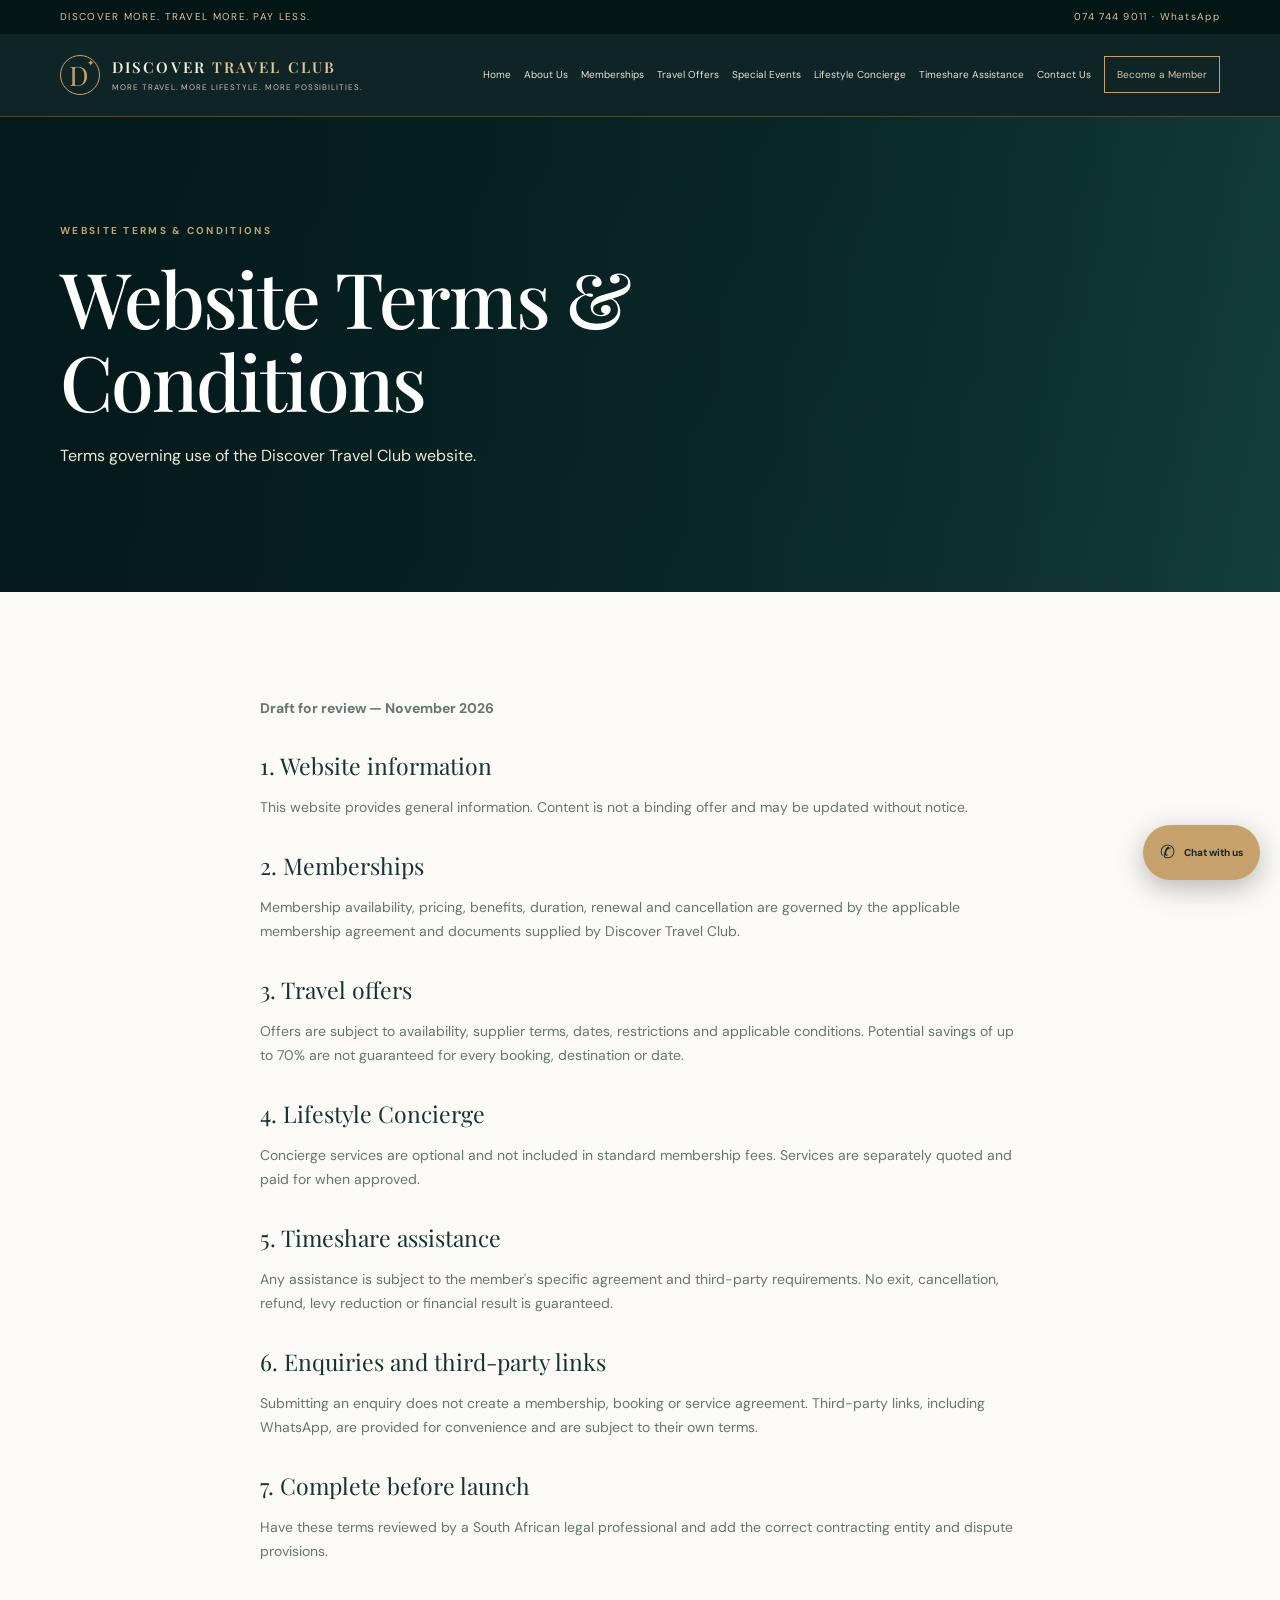
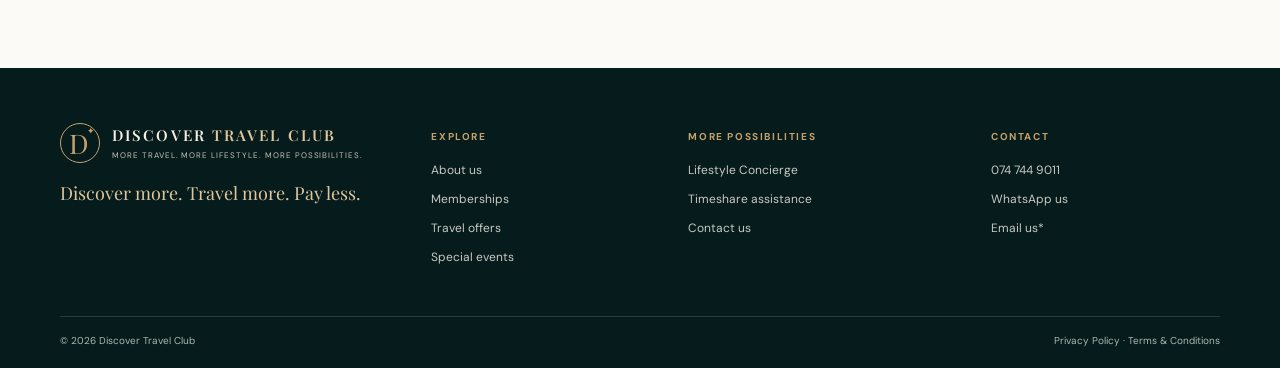
<file: terms-and-conditions.html>
<!doctype html><html lang="en-ZA"><head><meta charset="utf-8"><meta name="viewport" content="width=device-width,initial-scale=1"><meta name="description" content="Terms governing use of the Discover Travel Club website."><meta name="theme-color" content="#071d1e"><title>Website Terms & Conditions | Discover Travel Club</title><link rel="preconnect" href="https://fonts.googleapis.com"><link rel="preconnect" href="https://fonts.gstatic.com" crossorigin><link href="https://fonts.googleapis.com/css2?family=DM+Sans:wght@400;500;600;700&family=Playfair+Display:ital,wght@0,500;0,600;1,500&display=swap" rel="stylesheet"><link rel="stylesheet" href="assets/css/style.css"></head><body>
<div class="top"><div class="container"><span>DISCOVER MORE. TRAVEL MORE. PAY LESS.</span><span><a href="tel:+27747449011">074 744 9011</a> · <a href="https://wa.me/27747449011">WhatsApp</a></span></div></div>
<header><div class="container head"><a class="brand" href="index.html"><span class="mark">D<span>✦</span></span><span>DISCOVER <i>TRAVEL CLUB</i><small>MORE TRAVEL. MORE LIFESTYLE. MORE POSSIBILITIES.</small></span></a><button class="menu" aria-label="Toggle menu">☰</button><nav><a href="index.html">Home</a><a href="about.html">About Us</a><a href="memberships.html">Memberships</a><a href="travel-offers.html">Travel Offers</a><a href="special-events.html">Special Events</a><a href="lifestyle-concierge.html">Lifestyle Concierge</a><a href="timeshare-assistance.html">Timeshare Assistance</a><a href="contact.html">Contact Us</a><a class="navcta" href="memberships.html#enquiry">Become a Member</a></nav></div></header>
<main><section class="hero hero-legal"><div class="container"><p class="eyebrow">WEBSITE TERMS & CONDITIONS</p><h1>Website Terms & Conditions</h1><p>Terms governing use of the Discover Travel Club website.</p></div></section><section class="container section narrow legal"><p><b>Draft for review — November 2026</b></p><h3>1. Website information</h3><p>This website provides general information. Content is not a binding offer and may be updated without notice.</p><h3>2. Memberships</h3><p>Membership availability, pricing, benefits, duration, renewal and cancellation are governed by the applicable membership agreement and documents supplied by Discover Travel Club.</p><h3>3. Travel offers</h3><p>Offers are subject to availability, supplier terms, dates, restrictions and applicable conditions. Potential savings of up to 70% are not guaranteed for every booking, destination or date.</p><h3>4. Lifestyle Concierge</h3><p>Concierge services are optional and not included in standard membership fees. Services are separately quoted and paid for when approved.</p><h3>5. Timeshare assistance</h3><p>Any assistance is subject to the member's specific agreement and third-party requirements. No exit, cancellation, refund, levy reduction or financial result is guaranteed.</p><h3>6. Enquiries and third-party links</h3><p>Submitting an enquiry does not create a membership, booking or service agreement. Third-party links, including WhatsApp, are provided for convenience and are subject to their own terms.</p><h3>7. Complete before launch</h3><p>Have these terms reviewed by a South African legal professional and add the correct contracting entity and dispute provisions.</p></section></main>
<footer><div class="container footgrid"><div><a class="brand" href="index.html"><span class="mark">D<span>✦</span></span><span>DISCOVER <i>TRAVEL CLUB</i><small>MORE TRAVEL. MORE LIFESTYLE. MORE POSSIBILITIES.</small></span></a><p>Discover more. Travel more. Pay less.</p></div><div><b>EXPLORE</b><a href="about.html">About us</a><a href="memberships.html">Memberships</a><a href="travel-offers.html">Travel offers</a><a href="special-events.html">Special events</a></div><div><b>MORE POSSIBILITIES</b><a href="lifestyle-concierge.html">Lifestyle Concierge</a><a href="timeshare-assistance.html">Timeshare assistance</a><a href="contact.html">Contact us</a></div><div><b>CONTACT</b><a href="tel:+27747449011">074 744 9011</a><a href="https://wa.me/27747449011">WhatsApp us</a><a href="mailto:info@discovertravelclub.co.za">Email us*</a></div></div><div class="container bottom"><span>© <span id="year"></span> Discover Travel Club</span><span><a href="privacy-policy.html">Privacy Policy</a> · <a href="terms-and-conditions.html">Terms & Conditions</a></span></div></footer>
<a class="whatsapp" href="https://wa.me/27747449011?text=Hello%20Discover%20Travel%20Club%2C%20I%27d%20like%20to%20find%20out%20more." target="_blank" rel="noopener">✆ <b>Chat with us</b></a><script src="assets/js/main.js"></script></body></html>
</file>
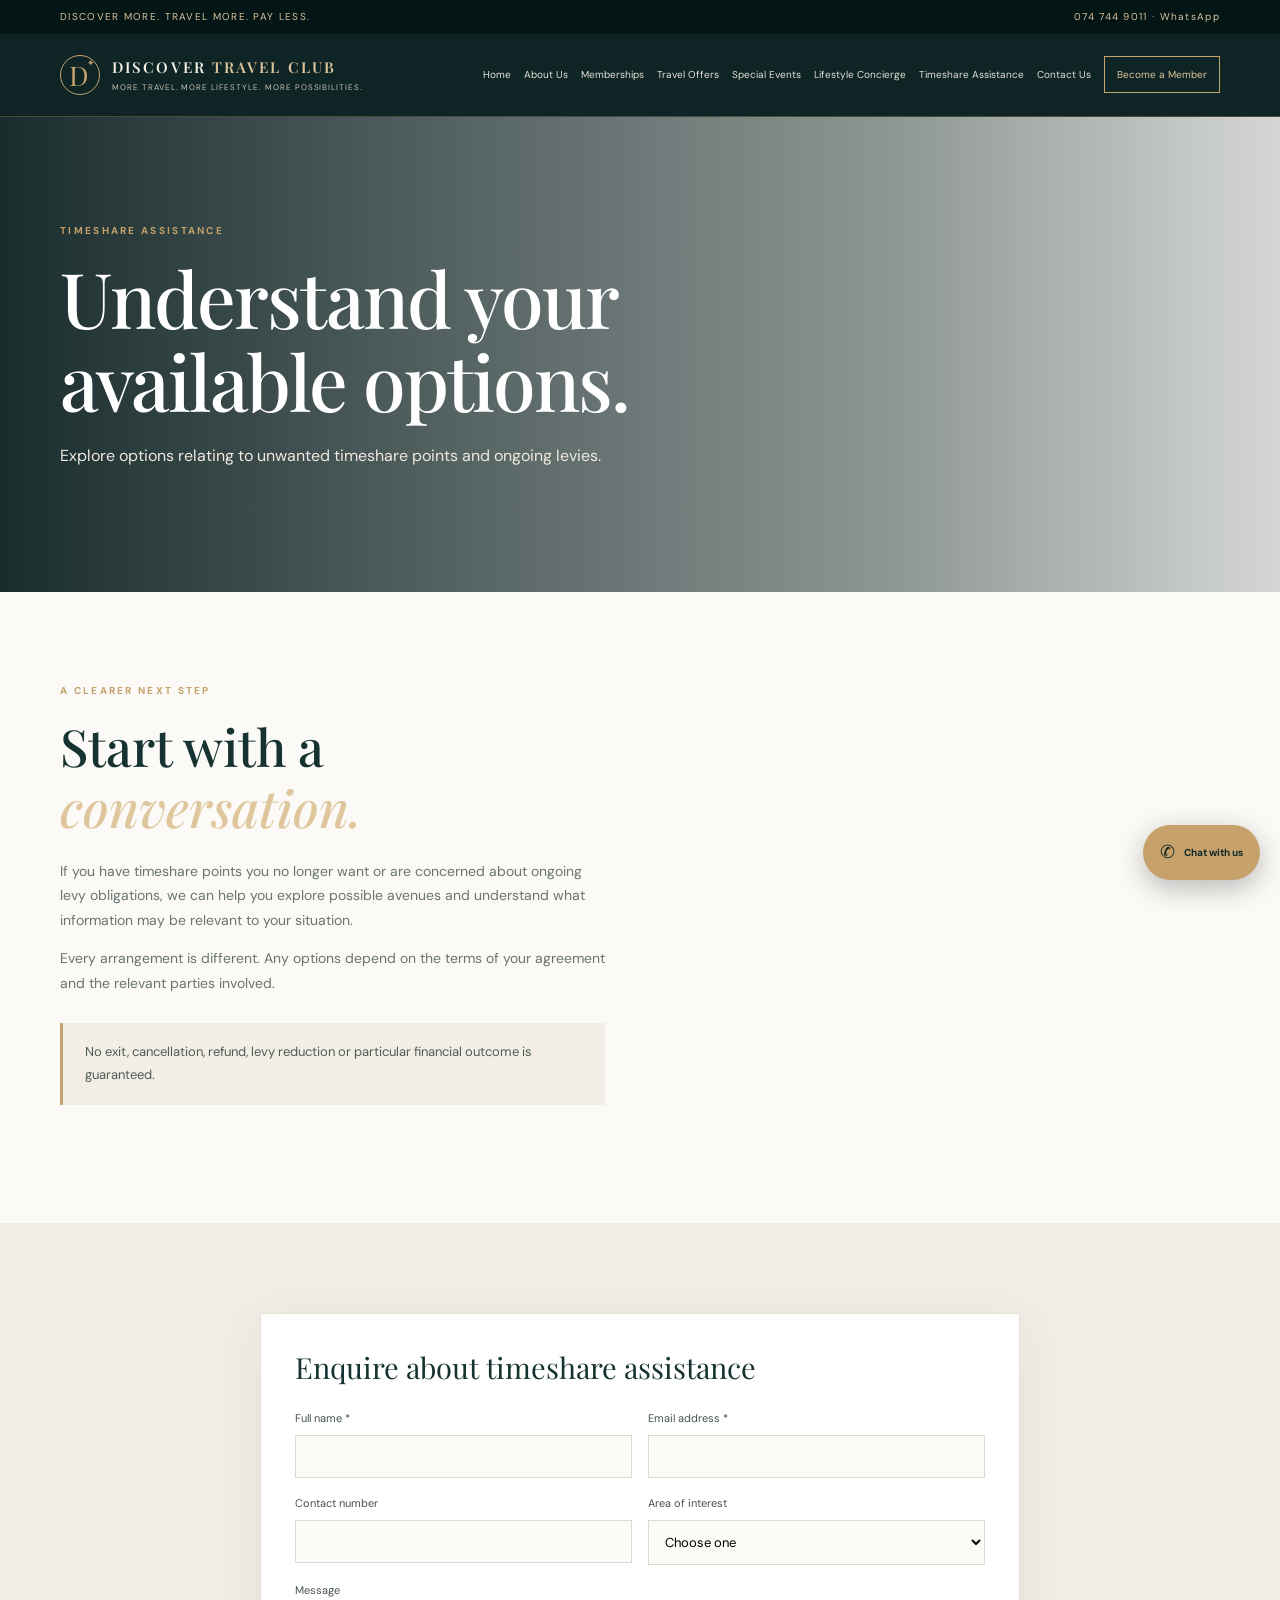
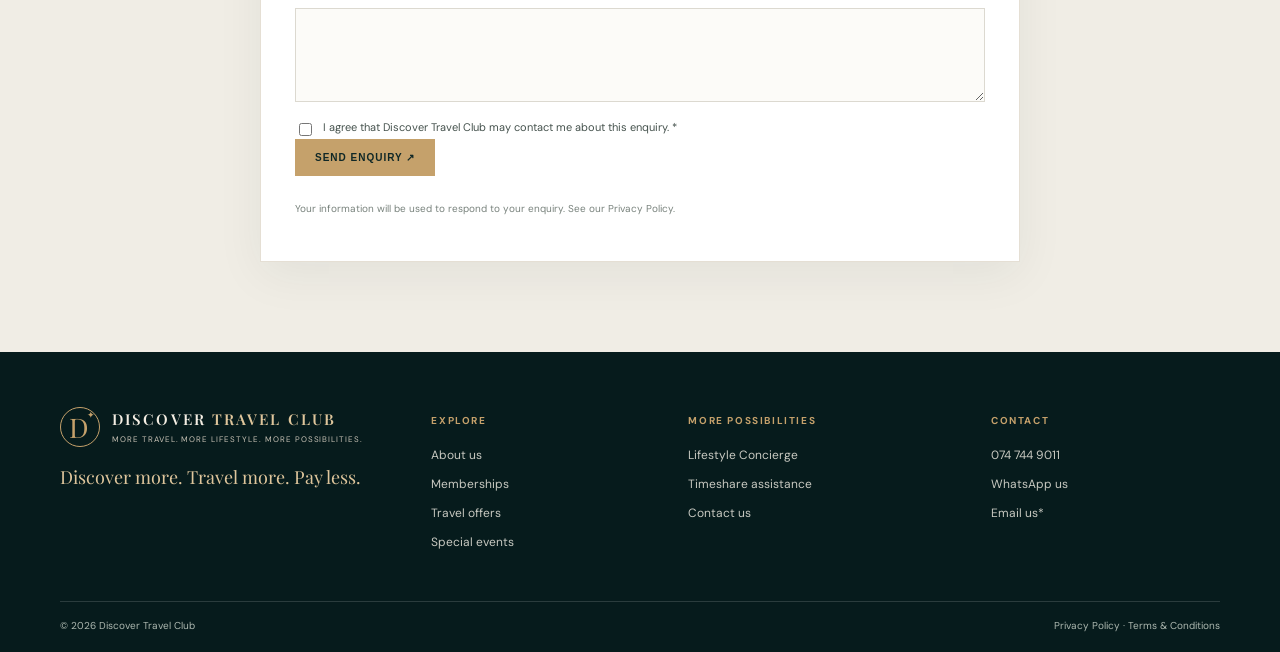
<file: timeshare-assistance.html>
<!doctype html><html lang="en-ZA"><head><meta charset="utf-8"><meta name="viewport" content="width=device-width,initial-scale=1"><meta name="description" content="Explore options relating to unwanted timeshare points and ongoing levies."><meta name="theme-color" content="#071d1e"><title>Timeshare Assistance | Discover Travel Club</title><link rel="preconnect" href="https://fonts.googleapis.com"><link rel="preconnect" href="https://fonts.gstatic.com" crossorigin><link href="https://fonts.googleapis.com/css2?family=DM+Sans:wght@400;500;600;700&family=Playfair+Display:ital,wght@0,500;0,600;1,500&display=swap" rel="stylesheet"><link rel="stylesheet" href="assets/css/style.css"></head><body>
<div class="top"><div class="container"><span>DISCOVER MORE. TRAVEL MORE. PAY LESS.</span><span><a href="tel:+27747449011">074 744 9011</a> · <a href="https://wa.me/27747449011">WhatsApp</a></span></div></div>
<header><div class="container head"><a class="brand" href="index.html"><span class="mark">D<span>✦</span></span><span>DISCOVER <i>TRAVEL CLUB</i><small>MORE TRAVEL. MORE LIFESTYLE. MORE POSSIBILITIES.</small></span></a><button class="menu" aria-label="Toggle menu">☰</button><nav><a href="index.html">Home</a><a href="about.html">About Us</a><a href="memberships.html">Memberships</a><a href="travel-offers.html">Travel Offers</a><a href="special-events.html">Special Events</a><a href="lifestyle-concierge.html">Lifestyle Concierge</a><a href="timeshare-assistance.html">Timeshare Assistance</a><a href="contact.html">Contact Us</a><a class="navcta" href="memberships.html#enquiry">Become a Member</a></nav></div></header>
<main><section class="hero hero-timeshare"><div class="container"><p class="eyebrow">TIMESHARE ASSISTANCE</p><h1>Understand your available options.</h1><p>Explore options relating to unwanted timeshare points and ongoing levies.</p></div></section><section class="container section split"><div><p class="eyebrow">A CLEARER NEXT STEP</p><h2>Start with a<br><em>conversation.</em></h2><p>If you have timeshare points you no longer want or are concerned about ongoing levy obligations, we can help you explore possible avenues and understand what information may be relevant to your situation.</p><p>Every arrangement is different. Any options depend on the terms of your agreement and the relevant parties involved.</p><div class="notice">No exit, cancellation, refund, levy reduction or particular financial outcome is guaranteed.</div></div><div class="photo photo-timeshare"></div></section><section class="sand"><div class="container narrow">
<form class="form" name="timeshare-enquiry" method="POST" data-netlify="true" netlify-honeypot="bot-field">
<input type="hidden" name="form-name" value="timeshare-enquiry">
<p class="hidden"><label>Leave blank <input name="bot-field"></label></p>
<h3>Enquire about timeshare assistance</h3><div class="fields">
<label>Full name *<input name="name" required></label>
<label>Email address *<input name="email" type="email" required></label>
<label>Contact number<input name="phone" type="tel"></label>
<label>Area of interest<select name="interest"><option value="">Choose one</option><option>Membership</option><option>Travel</option><option>Special events</option><option>Lifestyle Concierge</option><option>Timeshare assistance</option></select></label>
<label class="wide">Message<textarea name="message" rows="4"></textarea></label>
<label class="wide consent"><input type="checkbox" required> I agree that Discover Travel Club may contact me about this enquiry. *</label>
</div><button class="button" type="submit">Send enquiry ↗</button>
<p class="fineprint">Your information will be used to respond to your enquiry. See our <a href="privacy-policy.html">Privacy Policy</a>.</p></form></div></section></main>
<footer><div class="container footgrid"><div><a class="brand" href="index.html"><span class="mark">D<span>✦</span></span><span>DISCOVER <i>TRAVEL CLUB</i><small>MORE TRAVEL. MORE LIFESTYLE. MORE POSSIBILITIES.</small></span></a><p>Discover more. Travel more. Pay less.</p></div><div><b>EXPLORE</b><a href="about.html">About us</a><a href="memberships.html">Memberships</a><a href="travel-offers.html">Travel offers</a><a href="special-events.html">Special events</a></div><div><b>MORE POSSIBILITIES</b><a href="lifestyle-concierge.html">Lifestyle Concierge</a><a href="timeshare-assistance.html">Timeshare assistance</a><a href="contact.html">Contact us</a></div><div><b>CONTACT</b><a href="tel:+27747449011">074 744 9011</a><a href="https://wa.me/27747449011">WhatsApp us</a><a href="mailto:info@discovertravelclub.co.za">Email us*</a></div></div><div class="container bottom"><span>© <span id="year"></span> Discover Travel Club</span><span><a href="privacy-policy.html">Privacy Policy</a> · <a href="terms-and-conditions.html">Terms & Conditions</a></span></div></footer>
<a class="whatsapp" href="https://wa.me/27747449011?text=Hello%20Discover%20Travel%20Club%2C%20I%27d%20like%20to%20find%20out%20more." target="_blank" rel="noopener">✆ <b>Chat with us</b></a><script src="assets/js/main.js"></script></body></html>
</file>
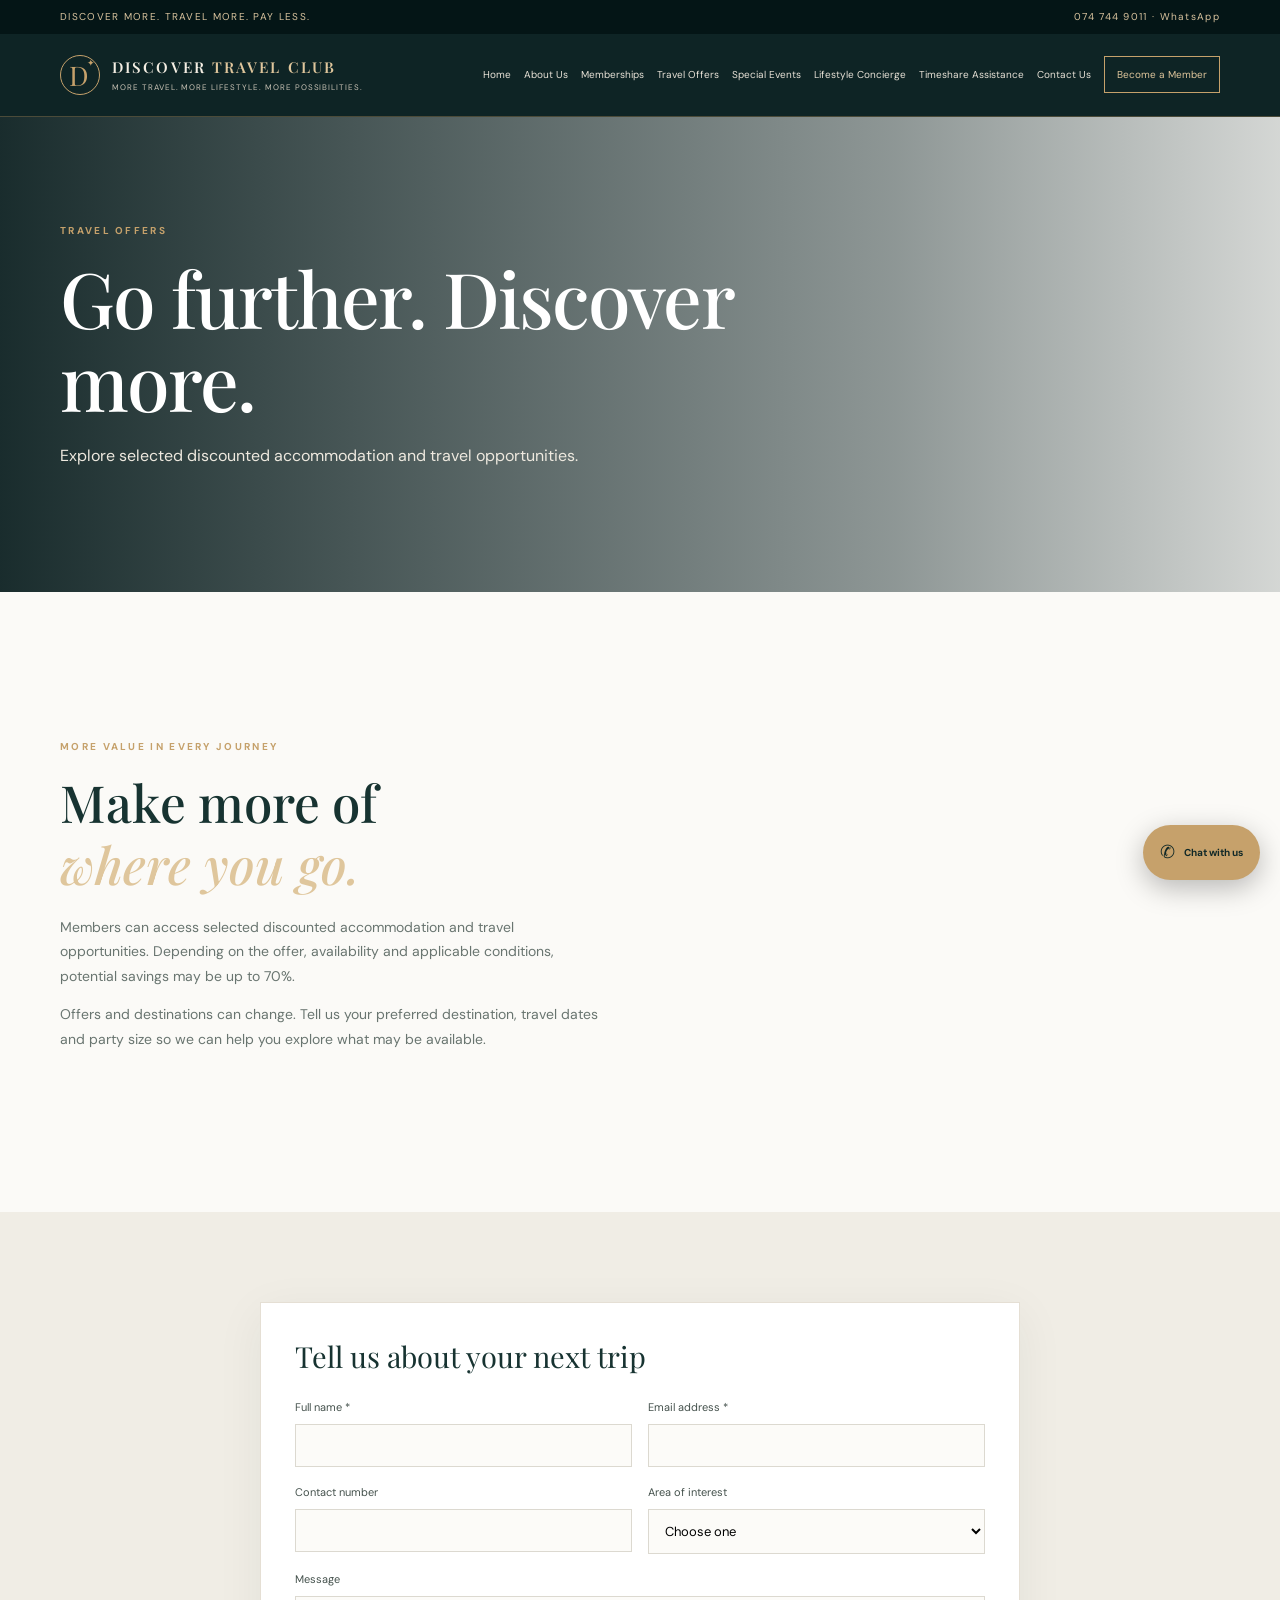
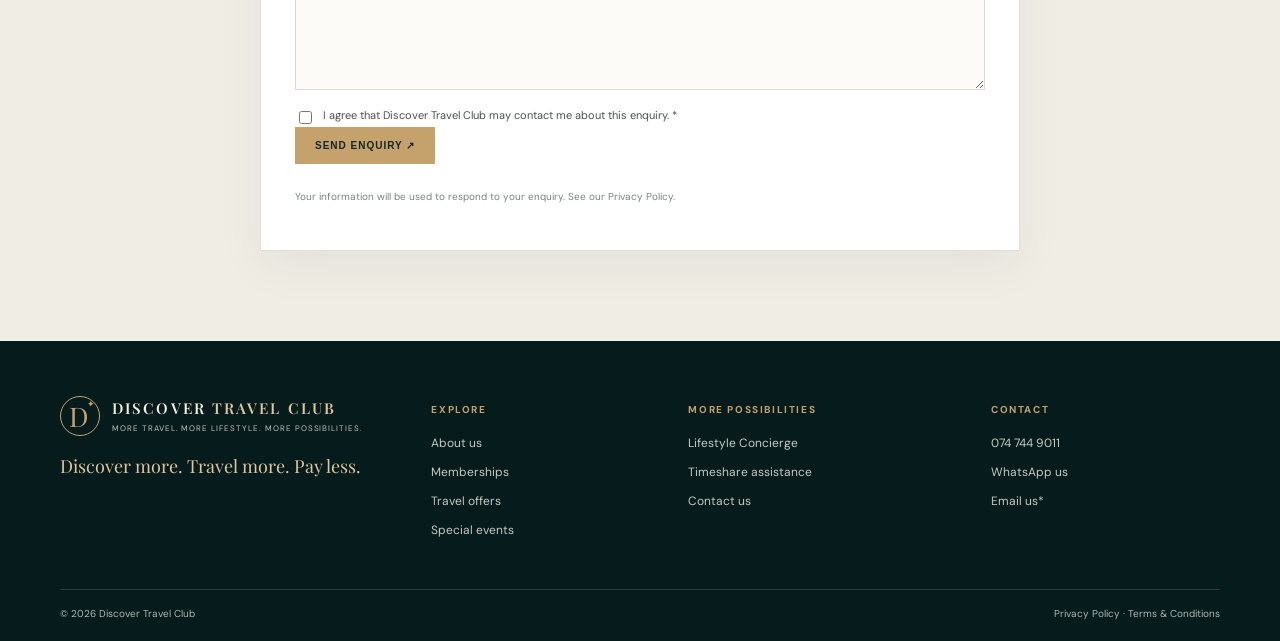
<file: travel-offers.html>
<!doctype html><html lang="en-ZA"><head><meta charset="utf-8"><meta name="viewport" content="width=device-width,initial-scale=1"><meta name="description" content="Explore selected discounted accommodation and travel opportunities."><meta name="theme-color" content="#071d1e"><title>Travel Offers | Discover Travel Club</title><link rel="preconnect" href="https://fonts.googleapis.com"><link rel="preconnect" href="https://fonts.gstatic.com" crossorigin><link href="https://fonts.googleapis.com/css2?family=DM+Sans:wght@400;500;600;700&family=Playfair+Display:ital,wght@0,500;0,600;1,500&display=swap" rel="stylesheet"><link rel="stylesheet" href="assets/css/style.css"></head><body>
<div class="top"><div class="container"><span>DISCOVER MORE. TRAVEL MORE. PAY LESS.</span><span><a href="tel:+27747449011">074 744 9011</a> · <a href="https://wa.me/27747449011">WhatsApp</a></span></div></div>
<header><div class="container head"><a class="brand" href="index.html"><span class="mark">D<span>✦</span></span><span>DISCOVER <i>TRAVEL CLUB</i><small>MORE TRAVEL. MORE LIFESTYLE. MORE POSSIBILITIES.</small></span></a><button class="menu" aria-label="Toggle menu">☰</button><nav><a href="index.html">Home</a><a href="about.html">About Us</a><a href="memberships.html">Memberships</a><a href="travel-offers.html">Travel Offers</a><a href="special-events.html">Special Events</a><a href="lifestyle-concierge.html">Lifestyle Concierge</a><a href="timeshare-assistance.html">Timeshare Assistance</a><a href="contact.html">Contact Us</a><a class="navcta" href="memberships.html#enquiry">Become a Member</a></nav></div></header>
<main><section class="hero hero-travel"><div class="container"><p class="eyebrow">TRAVEL OFFERS</p><h1>Go further. Discover more.</h1><p>Explore selected discounted accommodation and travel opportunities.</p></div></section><section class="container section split"><div><p class="eyebrow">MORE VALUE IN EVERY JOURNEY</p><h2>Make more of<br><em>where you go.</em></h2><p>Members can access selected discounted accommodation and travel opportunities. Depending on the offer, availability and applicable conditions, potential savings may be up to 70%.</p><p>Offers and destinations can change. Tell us your preferred destination, travel dates and party size so we can help you explore what may be available.</p></div><div class="photo photo-travel"></div></section><section class="sand"><div class="container narrow">
<form class="form" name="travel-enquiry" method="POST" data-netlify="true" netlify-honeypot="bot-field">
<input type="hidden" name="form-name" value="travel-enquiry">
<p class="hidden"><label>Leave blank <input name="bot-field"></label></p>
<h3>Tell us about your next trip</h3><div class="fields">
<label>Full name *<input name="name" required></label>
<label>Email address *<input name="email" type="email" required></label>
<label>Contact number<input name="phone" type="tel"></label>
<label>Area of interest<select name="interest"><option value="">Choose one</option><option>Membership</option><option>Travel</option><option>Special events</option><option>Lifestyle Concierge</option><option>Timeshare assistance</option></select></label>
<label class="wide">Message<textarea name="message" rows="4"></textarea></label>
<label class="wide consent"><input type="checkbox" required> I agree that Discover Travel Club may contact me about this enquiry. *</label>
</div><button class="button" type="submit">Send enquiry ↗</button>
<p class="fineprint">Your information will be used to respond to your enquiry. See our <a href="privacy-policy.html">Privacy Policy</a>.</p></form></div></section></main>
<footer><div class="container footgrid"><div><a class="brand" href="index.html"><span class="mark">D<span>✦</span></span><span>DISCOVER <i>TRAVEL CLUB</i><small>MORE TRAVEL. MORE LIFESTYLE. MORE POSSIBILITIES.</small></span></a><p>Discover more. Travel more. Pay less.</p></div><div><b>EXPLORE</b><a href="about.html">About us</a><a href="memberships.html">Memberships</a><a href="travel-offers.html">Travel offers</a><a href="special-events.html">Special events</a></div><div><b>MORE POSSIBILITIES</b><a href="lifestyle-concierge.html">Lifestyle Concierge</a><a href="timeshare-assistance.html">Timeshare assistance</a><a href="contact.html">Contact us</a></div><div><b>CONTACT</b><a href="tel:+27747449011">074 744 9011</a><a href="https://wa.me/27747449011">WhatsApp us</a><a href="mailto:info@discovertravelclub.co.za">Email us*</a></div></div><div class="container bottom"><span>© <span id="year"></span> Discover Travel Club</span><span><a href="privacy-policy.html">Privacy Policy</a> · <a href="terms-and-conditions.html">Terms & Conditions</a></span></div></footer>
<a class="whatsapp" href="https://wa.me/27747449011?text=Hello%20Discover%20Travel%20Club%2C%20I%27d%20like%20to%20find%20out%20more." target="_blank" rel="noopener">✆ <b>Chat with us</b></a><script src="assets/js/main.js"></script></body></html>
</file>
<file: assets/css/style.css>
:root{--navy:#071d1e;--gold:#c5a16b;--champ:#dfc69c;--paper:#fbfaf7;--sand:#f0ede5;--ink:#173331;--muted:#697570;--serif:"Playfair Display",Georgia,serif;--sans:"DM Sans",Arial,sans-serif}*{box-sizing:border-box}html{scroll-behavior:smooth}body{margin:0;background:var(--paper);color:var(--ink);font:14px/1.75 var(--sans)}a{color:inherit;text-decoration:none}.container{width:min(1160px,calc(100% - 44px));margin:auto}.top{background:#041516;color:#d9c39e;font-size:10px;letter-spacing:.13em}.top .container{display:flex;justify-content:space-between;padding:8px 0}header{position:sticky;top:0;z-index:10;background:#071d1ef7;border-bottom:1px solid #a8875b66;backdrop-filter:blur(10px)}.head{min-height:82px;display:flex;align-items:center;justify-content:space-between;gap:20px}.brand{display:flex;align-items:center;gap:12px;color:#f4eee3;font:600 15px var(--serif);letter-spacing:.14em;line-height:1.2}.brand i{font-style:normal;color:var(--champ)}.brand small{display:block;font:8px var(--sans);letter-spacing:.12em;color:#c8c2b5;margin-top:6px}.mark{width:40px;height:40px;border:1px solid var(--gold);border-radius:50%;display:grid;place-items:center;position:relative;font:27px var(--serif);color:var(--gold)}.mark span{position:absolute;right:2px;top:0;font-size:9px}nav{display:flex;align-items:center;gap:13px;color:#e8e2d7;font-size:10px}nav a:hover{color:var(--champ)}.navcta{border:1px solid var(--gold);padding:9px 12px;color:var(--champ)}.menu{display:none;background:none;border:1px solid var(--gold);color:var(--gold);padding:7px 11px;font-size:20px}.hero{min-height:475px;display:flex;align-items:center;color:white;background-size:cover;background-position:center;position:relative}.hero:before{content:"";position:absolute;inset:0;background:linear-gradient(90deg,#031819e8,#03181970 70%,#03181928)}.hero .container{position:relative;padding:75px 0}.hero-home{min-height:660px;background-image:url('https://images.unsplash.com/photo-1500375592092-40eb2168fd21?auto=format&fit=crop&w=2200&q=88')}.hero-about{background-image:url('https://images.unsplash.com/photo-1470770841072-f978cf4d019e?auto=format&fit=crop&w=1900&q=85')}.hero-membership{background-image:url('https://images.unsplash.com/photo-1540541338287-41700207dee6?auto=format&fit=crop&w=1900&q=85')}.hero-travel{background-image:url('https://images.unsplash.com/photo-1501785888041-af3ef285b470?auto=format&fit=crop&w=1900&q=85')}.hero-events{background-image:url('https://images.unsplash.com/photo-1511795409834-ef04bbd61622?auto=format&fit=crop&w=1900&q=85')}.hero-concierge{background-image:url('https://images.unsplash.com/photo-1600210492486-724fe5c67fb0?auto=format&fit=crop&w=1900&q=85')}.hero-timeshare{background-image:url('https://images.unsplash.com/photo-1519046904884-53103b34b206?auto=format&fit=crop&w=1900&q=85')}.hero-contact{background-image:url('https://images.unsplash.com/photo-1518837695005-2083093ee35b?auto=format&fit=crop&w=1900&q=85')}.hero-legal{background:linear-gradient(120deg,#082625,#174541)}h1{font:500 clamp(45px,6vw,78px)/1.08 var(--serif);letter-spacing:-.025em;margin:0 0 20px;max-width:800px}.hero h1 em,h2 em{font-weight:500;color:var(--champ)}.hero p:not(.eyebrow){max-width:560px;color:#eee9df;font-size:16px}.eyebrow{font-size:10px;letter-spacing:.23em;color:var(--gold);font-weight:700;margin:0 0 17px}.heroactions{display:flex;gap:25px;align-items:center;margin-top:32px}.button{display:inline-block;background:var(--gold);color:#102827;padding:13px 20px;font-size:10px;font-weight:700;letter-spacing:.1em;text-transform:uppercase;border:0;cursor:pointer}.button:hover{background:#e1c99f}.outline{border:1px solid var(--champ);background:transparent;color:white}.lightlink,.textlink{font-size:10px;letter-spacing:.1em;text-transform:uppercase;border-bottom:1px solid var(--gold);padding-bottom:5px}.section{padding:90px 0}.intro{padding:95px max(calc((100% - 1160px)/2),22px);display:grid;grid-template-columns:1fr 1fr;gap:75px}.section h2,.intro h2{font:500 clamp(34px,4vw,52px)/1.2 var(--serif);margin:0 0 20px}.lead{font:20px/1.6 var(--serif);color:var(--ink)}p{color:var(--muted)}.sand{background:var(--sand);padding:90px 0}.sand h2{font:500 48px var(--serif);margin:0 0 35px}.tiles{display:grid;grid-template-columns:repeat(3,1fr);gap:17px}.tile{min-height:410px;padding:25px;display:flex;flex-direction:column;justify-content:space-between;color:white;background-size:cover;background-position:center;position:relative;isolation:isolate}.tile:before{content:"";position:absolute;inset:0;z-index:-1;background:linear-gradient(0deg,#041819ed,transparent 85%)}.tile1{background-image:url('https://images.unsplash.com/photo-1518837695005-2083093ee35b?auto=format&fit=crop&w=900&q=85')}.tile2{background-image:url('https://images.unsplash.com/photo-1511818966892-d7d671e672a2?auto=format&fit=crop&w=900&q=85')}.tile3{background-image:url('https://images.unsplash.com/photo-1507525428034-b723cf961d3e?auto=format&fit=crop&w=900&q=85')}.tile small{color:var(--champ);letter-spacing:.17em}.tile h3{font:34px var(--serif);margin:0}.tile p{color:#e4e3dc;font-size:12px}.tile b{color:var(--champ);font-size:10px;letter-spacing:.12em;text-transform:uppercase}.fineprint{font-size:10px!important;color:#78827c!important;margin-top:24px}.statement{padding:95px max(calc((100% - 1160px)/2),22px);background:linear-gradient(90deg,#061d1eee,#061d1e99),url('https://images.unsplash.com/photo-1470770841072-f978cf4d019e?auto=format&fit=crop&w=1800&q=85') center/cover;color:white}.statement h2{font:50px/1.15 var(--serif);color:white}.levels{display:grid;grid-template-columns:repeat(4,1fr);margin:35px 0 22px;border-block:1px solid #ddd5c7}.levels a{padding:24px;border-right:1px solid #ddd5c7;font:28px var(--serif)}.levels a:last-child{border:0}.split{display:grid;grid-template-columns:1fr 1fr;gap:70px;align-items:center}.photo{min-height:440px;background-size:cover;background-position:center}.photo-about{background-image:url('https://images.unsplash.com/photo-1530789253388-582c481c54b0?auto=format&fit=crop&w=1100&q=85')}.photo-travel{background-image:url('https://images.unsplash.com/photo-1530789253388-582c481c54b0?auto=format&fit=crop&w=1100&q=85')}.photo-timeshare{background-image:url('https://images.unsplash.com/photo-1519046904884-53103b34b206?auto=format&fit=crop&w=1100&q=85')}.cards{display:grid;grid-template-columns:repeat(4,1fr);gap:14px;margin:40px 0}.cards article{padding:28px 22px;min-height:250px;background:linear-gradient(145deg,#174542,#071e1f);border:1px solid var(--gold);color:white;display:flex;flex-direction:column}.cards article:nth-child(2){background:linear-gradient(145deg,#475553,#172b2c)}.cards article:nth-child(3){background:linear-gradient(145deg,#30383a,#090f12)}.cards article:nth-child(4){background:linear-gradient(145deg,#78654b,#30322d)}.cards small{font-size:9px;letter-spacing:.14em;color:var(--champ)}.cards h3{font:34px var(--serif);margin:22px 0 0}.cards p{font-size:12px;color:#e1ddd4}.cards a{margin-top:auto;color:var(--champ);font-size:11px}.narrow{max-width:760px}.form{background:white;padding:34px;border:1px solid #e5dfd4;box-shadow:0 12px 45px #152b2810;margin:0 auto}.form h3{font:29px var(--serif);margin:0 0 23px}.fields{display:grid;grid-template-columns:1fr 1fr;gap:16px}.fields label{font-size:11px;color:#45524d}.fields input:not([type=checkbox]),.fields select,.fields textarea{display:block;width:100%;margin-top:7px;padding:12px;border:1px solid #dcd9d0;background:#fcfbf8;font:13px var(--sans)}.wide{grid-column:1/-1}.consent{display:flex;gap:8px;align-items:flex-start}.consent input{margin-top:5px}.hidden{display:none}.services{display:grid;grid-template-columns:repeat(4,1fr);gap:14px;margin-top:35px}.services div{padding:25px 18px;min-height:130px;background:var(--sand);color:#a58555;font-size:25px}.services b{display:block;color:var(--ink);font:18px var(--serif);margin-top:10px}.notice{padding:18px 22px;background:#f2eee5;border-left:3px solid var(--gold);font-size:13px;color:#4f5c56;margin:28px 0}.legal h3{font:23px var(--serif);margin:30px 0 5px}.legal a{text-decoration:underline}footer{background:#061b1c;color:#e9e2d6;padding:55px 0 18px}.footgrid{display:grid;grid-template-columns:1.5fr 1fr 1.2fr 1fr;gap:28px;padding-bottom:40px}.footgrid b{font-size:10px;letter-spacing:.16em;color:var(--gold);display:block;margin:5px 0 15px}.footgrid>div:not(:first-child) a{display:block;color:#c8c9c1;font-size:12px;margin:8px 0}.footgrid>div:first-child p{font:18px var(--serif);color:var(--champ)}.bottom{border-top:1px solid #ffffff25;padding-top:15px;display:flex;justify-content:space-between;font-size:10px;color:#adb8b0}.whatsapp{position:fixed;z-index:20;right:20px;bottom:20px;border-radius:40px;background:#c6a16b;color:#102827;padding:12px 17px;display:flex;gap:9px;align-items:center;box-shadow:0 8px 28px #0004;font-size:18px}.whatsapp b{font-size:10px}@media(max-width:1050px){nav{gap:8px;font-size:9px}.cards{grid-template-columns:repeat(2,1fr)}}@media(max-width:800px){.menu{display:block}nav{display:none;position:absolute;top:100%;left:0;right:0;background:#061b1c;padding:18px 24px 25px;flex-direction:column;align-items:stretch}nav.open{display:flex}nav a{padding:7px 0}.intro,.split{grid-template-columns:1fr;gap:30px}.tiles{grid-template-columns:1fr}.tile{min-height:320px}.services{grid-template-columns:repeat(2,1fr)}.footgrid{grid-template-columns:1fr 1fr}.section,.sand{padding:70px 0}.hero{min-height:420px}.hero-home{min-height:590px}}@media(max-width:520px){.container{width:calc(100% - 32px)}.top .container{justify-content:center}.top .container span:first-child{display:none}.head{min-height:70px}.brand{font-size:12px}.brand small{font-size:6px}.mark{width:35px;height:35px}.hero h1{font-size:47px}.heroactions{align-items:flex-start;flex-direction:column}.cards,.fields{grid-template-columns:1fr}.wide{grid-column:auto}.form{padding:23px 18px}.levels{grid-template-columns:1fr 1fr}.levels a:nth-child(2){border-right:0}.footgrid{grid-template-columns:1fr 1fr}.footgrid>div:first-child{grid-column:1/-1}.bottom{flex-direction:column;gap:7px}.statement h2{font-size:40px}.whatsapp{right:12px;bottom:12px}}
</file>
